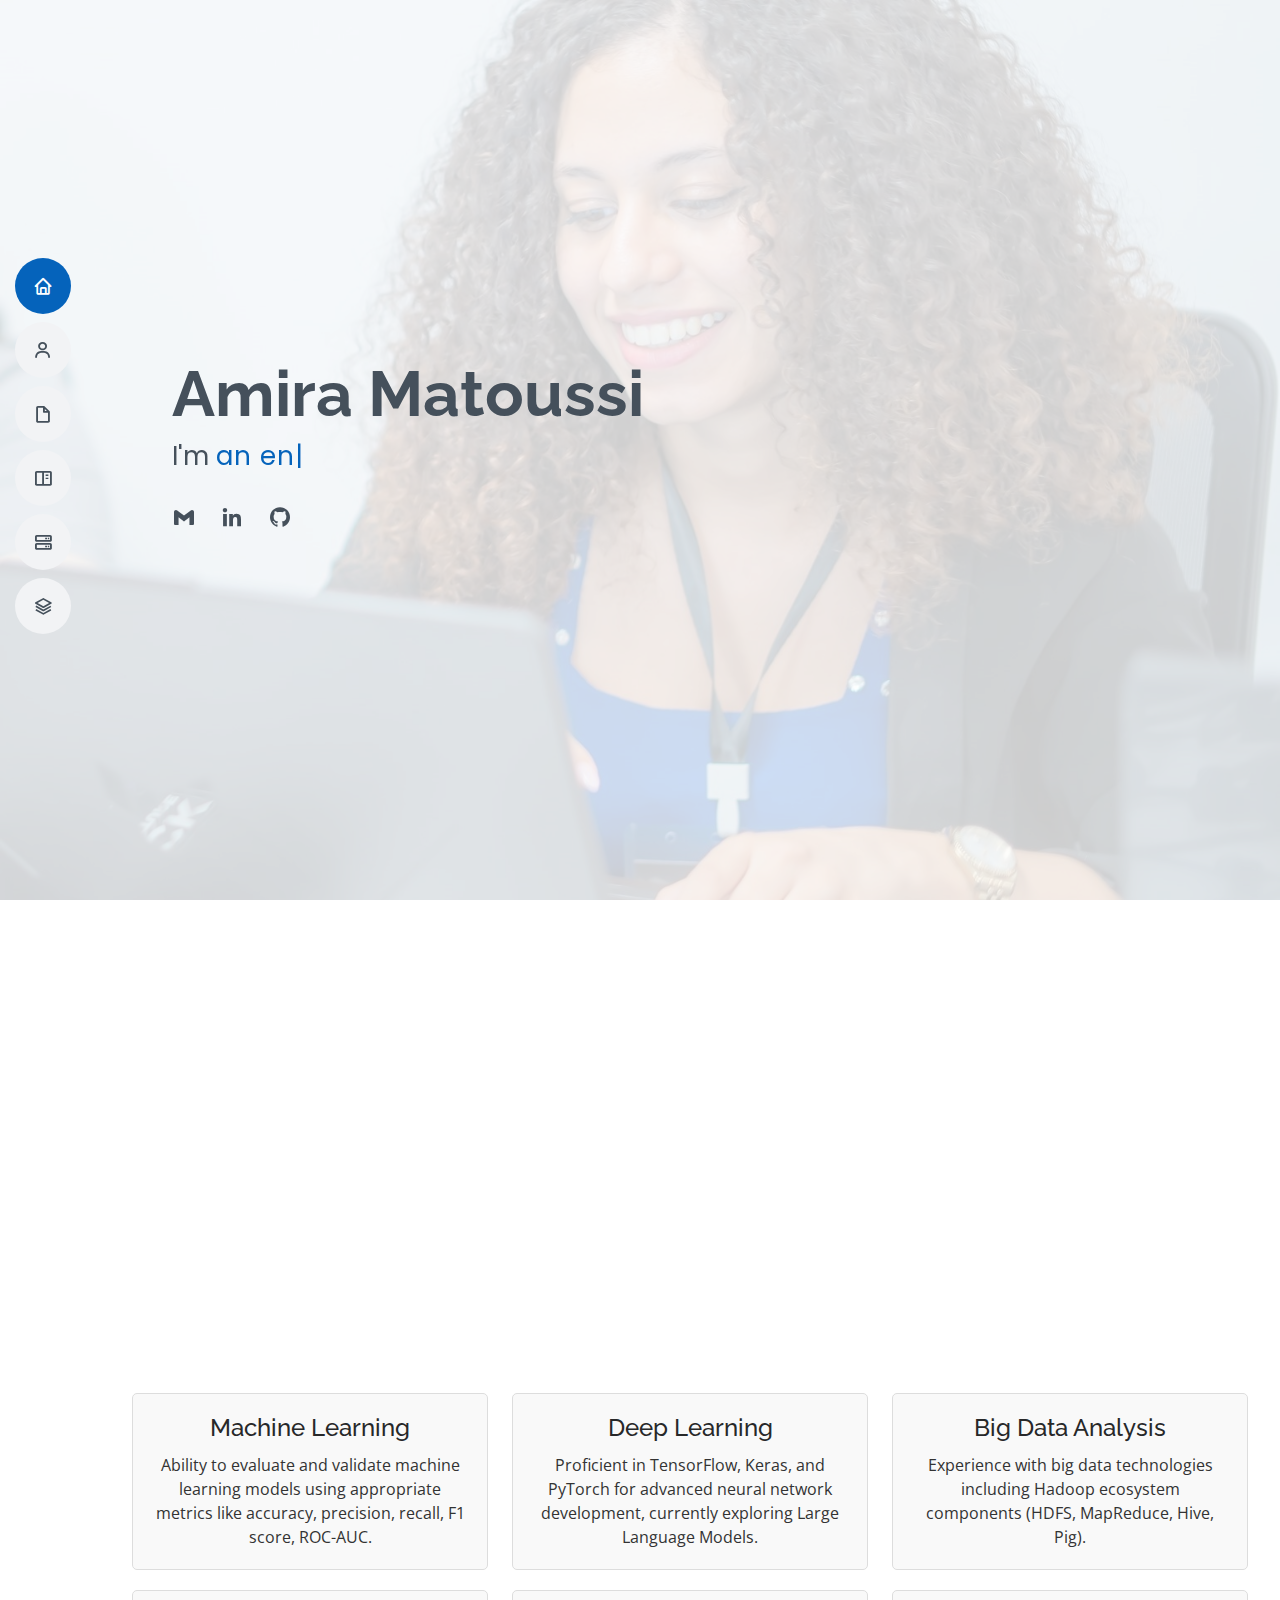
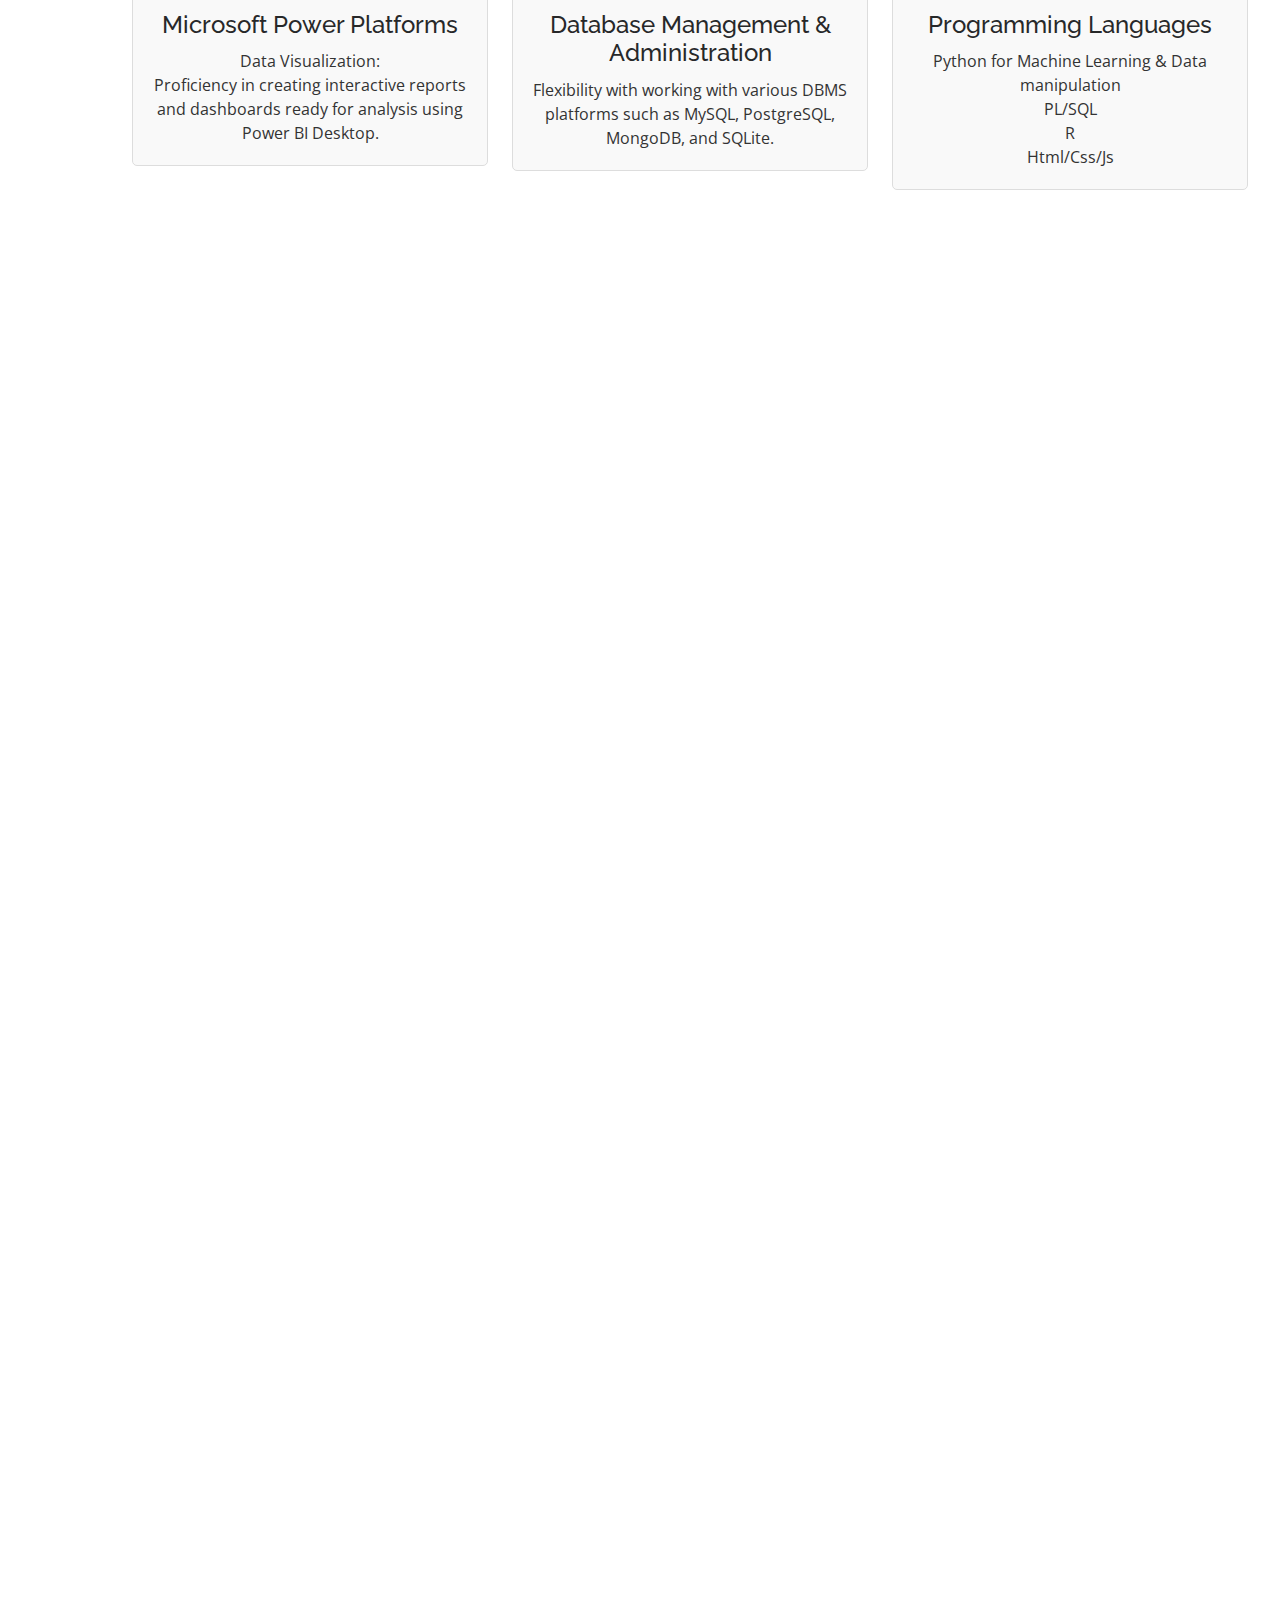
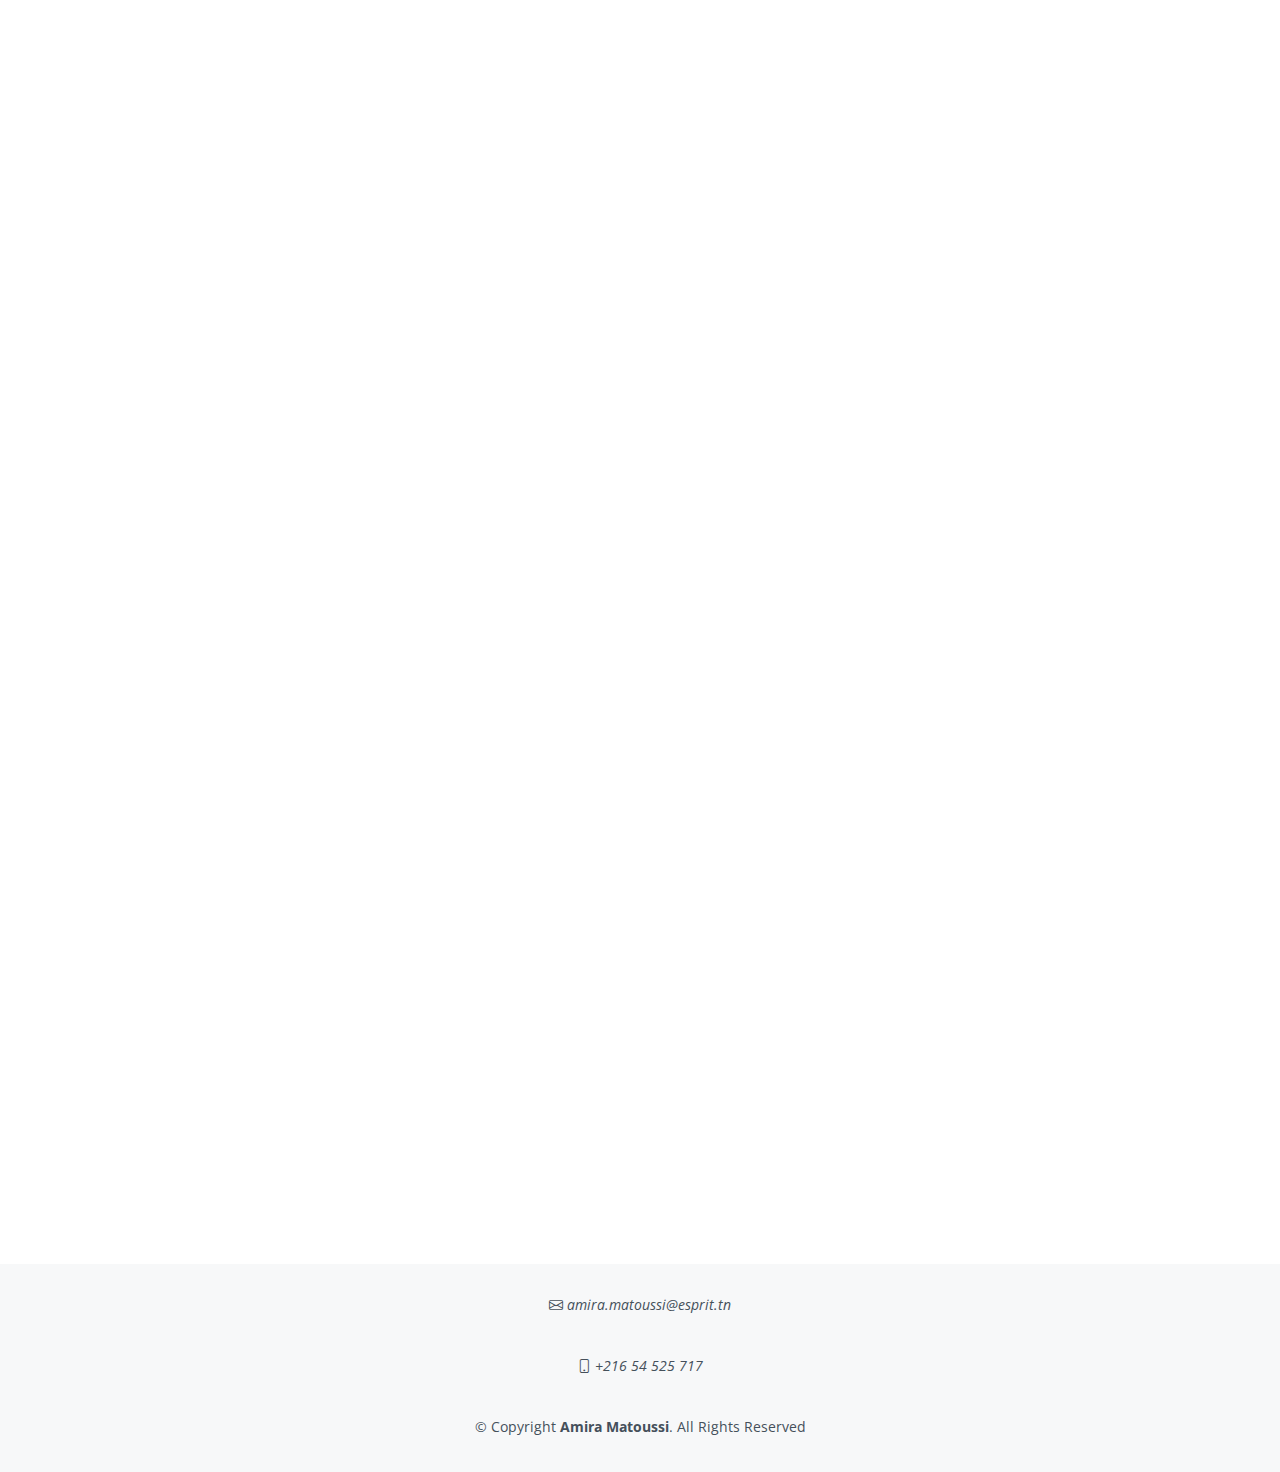
<file: index.html>
<!DOCTYPE html>
<html lang="en">
   <head>
      <meta charset="utf-8">
      <meta content="width=device-width, initial-scale=1.0" name="viewport">
      <title>Matoussi</title>
      <meta content="" name="description">
      <meta content="" name="keywords">
      <!-- Favicons -->
      <link href="assets/img/favicon.png" rel="icon">
      <link href="assets/img/apple-touch-icon.png" rel="apple-touch-icon">
      <!-- Google Fonts -->
      <link href="https://fonts.googleapis.com/css?family=Open+Sans:300,300i,400,400i,600,600i,700,700i|Raleway:300,300i,400,400i,500,500i,600,600i,700,700i|Poppins:300,300i,400,400i,500,500i,600,600i,700,700i" rel="stylesheet">
      <!-- Vendor CSS Files -->
      <link href="assets/vendor/aos/aos.css" rel="stylesheet">
      <link href="assets/vendor/bootstrap/css/bootstrap.min.css" rel="stylesheet">
      <link href="assets/vendor/bootstrap-icons/bootstrap-icons.css" rel="stylesheet">
      <link href="assets/vendor/boxicons/css/boxicons.min.css" rel="stylesheet">
      <link href="assets/vendor/glightbox/css/glightbox.min.css" rel="stylesheet">
      <link href="assets/vendor/swiper/swiper-bundle.min.css" rel="stylesheet">
      <!-- Template Main CSS File -->
      <link href="assets/css/style.css" rel="stylesheet">
      <!-- =======================================================
         ======================================================== -->
   </head>
   <body>
      <!-- ======= Mobile nav toggle button ======= -->
      <!-- <button type="button" class="mobile-nav-toggle d-xl-none"><i class="bi bi-list mobile-nav-toggle"></i></button> -->
      <i class="bi bi-list mobile-nav-toggle d-lg-none"></i>
      <!-- ======= Header ======= -->
      <header id="header" class="d-flex flex-column justify-content-center">
         <nav id="navbar" class="navbar nav-menu">
            <ul>
               <li><a href="#hero" class="nav-link scrollto active"><i class="bx bx-home"></i> <span>Home</span></a></li>
               <li><a href="#about" class="nav-link scrollto"><i class="bx bx-user"></i> <span>About</span></a></li>
               <li><a href="#resume" class="nav-link scrollto"><i class="bx bx-file-blank"></i> <span>Resume</span></a></li>
               <li><a href="#portfolio" class="nav-link scrollto"><i class="bx bx-book-content"></i> <span>Portfolio</span></a></li>
               <li><a href="#services" class="nav-link scrollto"><i class="bx bx-server"></i> <span>Courses & Certificates</span></a></li>
               <li><a href="#contact" class="nav-link scrollto"><i class="bx bx-layer"></i> <span>More</span></a></li>
            </ul>
         </nav>
         <!-- .nav-menu -->
      </header>
      <!-- End Header -->
      <!-- ======= Hero Section ======= -->
      <section id="hero" class="d-flex flex-column justify-content-center">
         <div class="container" data-aos="zoom-in" data-aos-delay="100">
            <h1>Amira Matoussi</h1>
            <p>I'm <span class="typed" data-typed-items="an engineering student,a freelancer,a reader,a life lover"></span></p>
            <div class="social-links">
               <a href="#" class="mail"><i class="bx bxl-gmail"></i></a>
               <a href="https://www.linkedin.com/in/amira-matoussi" class="linkedin"><i class="bx bxl-linkedin"></i></a>
               <a href="https://github.com/Amira-Matoussi" class="github"><i class="bx bxl-github"></i></a>
            </div>
         </div>
      </section>
      <!-- End Hero -->
      <main id="main">
         <!-- ======= About Section ======= -->
         <section id="about" class="about">
            <div class="container" data-aos="fade-up">
               <div class="section-title">
                  <h2>About</h2>
                  <p> I am a dedicated, organized and methodical individual.</p>
                  <p>I identify and develop opportunities. </p>
               </div>
            </div>
         </section>
         <!-- End About Section -->
         <!-- ======= Skills Section ======= -->
         <section id="skills" class="services-mf pt-5 route">
         <div class="container">
         <div class="row">
            <div class="col-sm-12">
               <section id="about" class="about">
                  <div class="container" data-aos="fade-up">
                     <div class="section-title">
                        <h2>Skills</h2>
                     </div>
                  </div>
                  <div class="row">
                     <div class="col-md-4">
                        <div class="card-box">
                           <div class="card-content">
                              <h2 class="card-title">Machine Learning</h2>
                              <p class="card-description text-center">
                                 Ability to evaluate and validate machine learning models using appropriate metrics like accuracy, precision, recall, F1 score, ROC-AUC.
                              </p>
                           </div>
                        </div>
                     </div>
                     <div class="col-md-4">
                        <div class="card-box">
                           <div class="card-content">
                              <h2 class="card-title">Deep Learning</h2>
                              <p class="card-description text-center">
Proficient in TensorFlow, Keras, and PyTorch for advanced neural network development, currently exploring Large Language Models.                      </p>
                           </div>
                        </div>
                     </div>
                     <div class="col-md-4">
                        <div class="card-box">
                           <div class="card-content">
                              <h2 class="card-title">Big Data Analysis</h2>
                              <p class="card-description text-center">
                                 Experience with big data technologies including Hadoop ecosystem components (HDFS, MapReduce, Hive, Pig).
                              </p>
                           </div>
                        </div>
                     </div>
                     <div class="col-md-4">
                        <div class="card-box">
                           <div class="card-content">
                              <h2 class="card-title">Microsoft Power Platforms</h2>
                              <p class="card-description text-center">
                                 Data Visualization: <br>Proficiency in creating interactive reports and dashboards ready for analysis using Power BI Desktop.
                              </p>
                           </div>
                        </div>
                     </div>
                     <div class="col-md-4">
                        <div class="card-box">
                           <div class="card-content">
                              <h2 class="card-title">Database Management &amp Administration</h2>
                              <p class="card-description text-center">
                                 Flexibility with working with various DBMS platforms such as MySQL, PostgreSQL, MongoDB, and SQLite.
                              </p>
                           </div>
                        </div>
                     </div>
                     <div class="col-md-4">
                        <div class="card-box">
                           <div class="service-ico">
                           </div>
                           <div class="card-content">
                              <h2 class="card-title">Programming Languages</h2>
                              <p class="card-description text-center">
                                 Python for Machine Learning & Data manipulation<br>
                              </p>
                              <p class="card-description text-center">
                                 PL/SQL
                              </p>
                              <p class="card-description text-center">
                                 R
                              </p>
                              <p class="card-description text-center">
                                 Html/Css/Js
                              </p>
                           </div>
                        </div>
                     </div>
                  </div>
            </div>
         </div>
         </section><!-- End Services Section -->
         <!-- ======= Resume Section ======= -->
<section id="resume" class="resume">
   <div class="container" data-aos="fade-up">
      <div class="section-title">
         <h2>Resume</h2>
         <p><b>Data science engineering student, enrolled in an international degree program.</b></p>
      </div>
      <div class="row">
         <div class="col-lg-6">
            
            <h3 class="resume-title">Summary</h3>
            <div class="resume-item pb-0">
               <h4>Amira Matoussi</h4>
               <p><em>My main aims are to use my math skills and logical thinking to predict and improve businesses. I'm excited to work on tough projects
                  where I can use both my soft skills and technical abilities as part of a dynamic team.</em>
               </p>
               <ul>
                  <li>Tunis, Tunisia</li>
                  <li>+216 54 525 717</li>
                  <li>amira.matoussi@esprit.tn</li>
               </ul>
            </div>

            
            <h3 class="resume-title">Education</h3>
            <div class="resume-item">
               <h4>Software engineering diploma</h4>
               <h5>2022 - 2025</h5>
               <p><em>Esprit School of Engineering, Tunisia</em></p>
            </div>
            <div class="resume-item">
               <h4>Pre-engineering degree </h4>
               <h5>2020 - 2022</h5>
               <p><em>Preparatory Institute of Engineering Studies of Tunis, Tunisia</em></p>
            </div>
            <div class="resume-item">
               <h4>Experimental Sciences Baccalaureate degree </h4>
               <h5>2019 - 2020</h5>
               <p><em>Tunis, Tunisia</em></p>
            </div>
           
         </div>
         <div class="col-lg-6">
            <h3 class="resume-title">Experience</h3>
            <div class="resume-item">
               <h4>Engineering Intern</h4>
               <h5>June 2023 - July 2023</h5>
               <p><em>Technology Friend, Kingdom of Saudi Arabia</em></p>
               <ul>
                  <li>Collaborated with engineers and project managers to identify performance improvements opportunities</li>
                  <li>Created and configured virtual machines to host Active Directory service </li>
                  <li>Implemented hospital project: installed and configured Microsoft Web Server and SQL Database Server </li>
                  <li>Utilized iperiusbackup.fr and Dropbox for data backup</li>
                  <li>Enabled remote access and collaboration: implemented Remote Desktop Protocol.</li>
                  <li>Deployed web pages</li>
               </ul>
            </div>
            <div class="resume-item">
               <h4>AI Intern</h4>
               <h5>June 2024 - July 2024</h5>
               <p><em>Amaris Consulting, Tunisia</em></p>
               <ul>
                  <li>Worked on developing an insurance chatbot to automate the process of scanning medical care sheets and extracting relevant information.</li>
                  <li>Implemented OCR and image-to-text conversion for digitizing paper documents.</li>
                  <li>Developed a database to store and manage extracted information for administrative use.</li>
               </ul>
            </div>
         </div>
      </div>
   </div>
</section>
<!-- End Resume Section -->
         <!-- ======= Portfolio Section ======= -->
         <section id="portfolio" class="portfolio section-bg">
            <div class="container" data-aos="fade-up">
               <div class="section-title">
                  <h2>Portfolio</h2>
                  <p>Here, you'll discover a variety of projects demonstrating my skills. From user-friendly desktop apps to intelligent models and data projects, all of which can be found on my GitHub.</p>
                  <!--<h4><p><b>Click on cards, Expand for details & Enjoy ! </b></p></h4> -->
               </div>
               <div class="row">
                  <div class="col-lg-12 d-flex justify-content-center" data-aos="fade-up" data-aos-delay="100">
                     <ul id="portfolio-flters">
                        <li data-filter="*" class="filter-active">All</li>
                        <li data-filter=".filter-app">Apps</li>
                        <li data-filter=".filter-card">Models</li>
                        <li data-filter=".filter-web">Projects</li>
                     </ul>
                  </div>
               </div>
               <div class="row portfolio-container" data-aos="fade-up" data-aos-delay="200">
                  <div class="col-lg-4 col-md-6 portfolio-item filter-card">
                     <div class="portfolio-wrap">
                        <img src="assets/img/portfolio/pa2.jpg" class="img-fluid" alt="">
                        <div class="portfolio-info">
                           <h4>Intrusion detection system</h4>
                           <p>Machine Learning Model</p>
                           <div class="portfolio-links">
                            <!--   <a href="assets/img/portfolio/pa2.jpg" data-gallery="portfolioGallery" class="portfolio-lightbox" title="Nids"><i class="bx bx-plus"></i></a> -->
                              <!--  <a href="portfolio-details.html" class="portfolio-details-lightbox" data-glightbox="type: external" title="Portfolio Details"><i class="bx bx-link"></i></a> -->
                           </div>
                        </div>
                     </div>
                  </div>
                  
                  <!--<div class="col-lg-4 col-md-6 portfolio-item filter-web">
                     <div class="portfolio-wrap">
                       <img src="assets/img/portfolio/yolo.png" class="img-fluid" alt="">
                       <div class="portfolio-info">
                         <h4>Mask R-CNN</h4>
                         <p>Object detection</p>
                         <div class="portfolio-links">
                           <a href="assets/img/portfolio/yolo.png" data-gallery="portfolioGallery" class="portfolio-lightbox" title="Vee"><i class="bx bx-plus"></i></a>
                           <a href="portfolio-details - Copy.html" class="portfolio-details-lightbox" data-glightbox="type: external" title="Portfolio Details"><i class="bx bx-link"></i></a>  
                       </div>
                       </div>
                     </div>
                     </div> --> 
                  <div class="col-lg-4 col-md-6 portfolio-item filter-app">
                     <div class="portfolio-wrap">
                        <img src="assets/img/portfolio/po.png" class="img-fluid" alt="">
                        <div class="portfolio-info">
                           <h4>PollEasy</h4>
                           <p> Desktop App </p>
                           <div class="portfolio-links">
                               <!--<a href="assets/img/portfolio/po.png" data-gallery="portfolioGallery" class="portfolio-lightbox" title="PollEasy"><i class="bx bx-plus"></i></a> -->
                              <!--  <a href="portfolio-details.html" class="portfolio-details-lightbox" data-glightbox="type: external" title="Portfolio Details"><i class="bx bx-link"></i></a> -->
                           </div>
                        </div>
                     </div>
                  </div>
                  <div class="col-lg-4 col-md-6 portfolio-item filter-card">
                     <div class="portfolio-wrap">
                        <img src="assets/img/portfolio/sh.jpg" class="img-fluid" alt="">
                        <div class="portfolio-info">
                           <h4>Optimization of e-commerce services</h4>
                           <p>R Model</p>
                           <div class="portfolio-links">
                             <!-- <a href="assets/img/portfolio/sh.jpg" data-gallery="portfolioGallery" class="portfolio-lightbox" title="StatsCommerce"><i class="bx bx-plus"></i></a> -->
                              <!--  <a href="portfolio-details.html" class="portfolio-details-lightbox" data-glightbox="type: external" title="Portfolio Details"><i class="bx bx-link"></i></a> -->
                           </div>
                        </div>
                     </div>
                  </div>

                  <div class="col-lg-4 col-md-6 portfolio-item filter-card">
                     <div class="portfolio-wrap">
                        <img src="assets/img/portfolio/port1.jpg" class="img-fluid" alt="">
                        <div class="portfolio-info">
                           <h4>Object detection in Optical Remote Sensing Images</h4>
                           <p>Deep Learning Model</p>
                           <div class="portfolio-links">
<a href="https://github.com/Amira-Matoussi/MaskRCNN" >
    <i class="bx bx-link"></i>
</a>

                              
                           </div>
                        </div>
                     </div>
                  </div>

                  <div class="col-lg-4 col-md-6 portfolio-item filter-web">
                     <div class="portfolio-wrap">
                        <img src="assets/img/portfolio/pgs.png" class="img-fluid" alt="">
                        <div class="portfolio-info">
                           <h4>Forecasting system for inventory management</h4>
                           <p>Data science project</p>
                         <!--  <div class="portfolio-links">
                              <a href="portfolio-pgs.html" class="portfolio-details-lightbox" data-glightbox="type: external" title="Portfolio Details"><i class="bx bx-link"></i></a> 
                           </div> -->
                        </div>
                     </div>
                  </div>
               </div>
            </div>
         </section>
         <section id="services" class="portfolio section-bg">
            <div class="container" data-aos="fade-up">
               <div class="section-title">
                  <h2>Courses &amp Certificates</h2>
               </div>
               <div class="row portfolio-container" data-aos="fade-up" data-aos-delay="200">
                  <div class="col-lg-4 col-md-6 portfolio-item filter-app">
                     <div class="portfolio-wrap">
                        <img src="assets/img/portfolio/portfolio-0.jpg" class="img-fluid" alt="">
                        <div class="portfolio-info">
                           <h4>IBM</h4>
                           
                        </div>
                     </div>
                  </div>
                  <div class="col-lg-4 col-md-6 portfolio-item filter-app">
                     <div class="portfolio-wrap">
                        <img src="assets/img/portfolio/portfolio-5.jpg" class="img-fluid" alt="">
                        <div class="portfolio-info">
                           <h4>Microsoft</h4>
                        </div>
                     </div>
                  </div>
                  <div class="col-lg-4 col-md-6 portfolio-item filter-app">
                     <div class="portfolio-wrap">
                        <img src="assets/img/portfolio/nvidia.jpg" class="img-fluid" alt="">
                         <div class="portfolio-info">
                           <h4>NVIDIA</h4>
                        </div>
                     </div>
                  </div>
                  <div class="col-lg-4 col-md-6 portfolio-item filter-app">
                     <div class="portfolio-wrap">
                        <img src="assets/img/portfolio/portfolio-4.jpg" class="img-fluid" alt="">
                        <div class="portfolio-info">
                           <h4>Coursera project network</h4>
                        </div>
                     </div>
                  </div>
               
                  <div class="col-lg-4 col-md-6 portfolio-item filter-app">
                     <div class="portfolio-wrap">
                        <img src="assets/img/portfolio/portfolio-1.jpg" class="img-fluid" alt="">
                        <div class="portfolio-info">
                           <h4>Coursera project network</h4>
                        </div>
                     </div>
                  </div>
                  <div class="col-lg-4 col-md-6 portfolio-item filter-app">
                     <div class="portfolio-wrap">
                        <img src="assets/img/portfolio/Amira Matoussi.png" class="img-fluid" alt="">
                        <div class="portfolio-info">
                           <h4>DeepLearning.AI</h4>
                        </div>
                     </div>
                  </div>
                  <div class="col-lg-4 col-md-6 portfolio-item filter-app">
                     <div class="portfolio-wrap">
                        <img src="assets/img/portfolio/portfolio-2.jpg" class="img-fluid" alt="">
                        <div class="portfolio-info">
                           <h4>Google</h4>
                        </div>
                     </div>
                  </div>
               </div>
            </div>
         </section>

         <section id="services" class="portfolio section-bg">
            <div class="container" data-aos="fade-up">
               <div class="section-title">
                  <h2>Badges</h2>
               </div>

               <div class="row portfolio-container" data-aos="fade-up" data-aos-delay="200">

                  <div class="col-lg-4 col-md-6 portfolio-item filter-app">
                     <div class="portfolio-wrap">
                        <img src="assets/img/portfolio/CCNAITN__1_.jpg" class="img-fluid" alt="CCNA Image" style="object-fit: cover; width: 100%; height: auto;">
                        <div class="portfolio-info">
                           <h4>CCNA</h4>
                           <div class="portfolio-links">
                              <a href="https://www.credly.com/badges/ad14a425-ab0b-41c9-bb24-b68deae706f2/public_url">
                                 <i class="bx bx-link"></i>
                              </a>
                           </div>
                        </div>
                     </div>
                  </div>
               
                  <div class="col-lg-4 col-md-6 portfolio-item filter-app">
                     <div class="portfolio-wrap">
                        <img src="assets/img/portfolio/english_for_it.png" class="img-fluid" alt="Microsoft Image" style="object-fit: cover; width: 100%; height: auto;">
                        <div class="portfolio-info">
                           <h4>English For IT 1</h4>
                           <div class="portfolio-links">
                              <a href="https://www.credly.com/badges/285d0697-d9b7-4924-a9cd-ecaaa742c411/public_url">
                                 <i class="bx bx-link"></i>
                              </a>
                           </div>
                        </div>
                     </div>
                  </div>

                  <div class="col-lg-4 col-md-6 portfolio-item filter-app">
                     <div class="portfolio-wrap">
                        <img src="assets/img/portfolio/english2.png" class="img-fluid" alt="Microsoft Image" style="object-fit: cover; width: 100%; height: auto;">
                        <div class="portfolio-info">
                           <h4>English For IT 2</h4>
                           <div class="portfolio-links">
                              <a href="https://www.credly.com/badges/66239812-5175-491e-9aaa-2d93de214f37/public_url">
                                 <i class="bx bx-link"></i>
                              </a>
                           </div>
                        </div>
                     </div>
                  </div>
               
                  <div class="col-lg-4 col-md-6 portfolio-item filter-app">
                     <div class="portfolio-wrap">
                        <img src="assets/img/portfolio/cyber.png" class="img-fluid" alt="NVIDIA Image" style="object-fit: cover; width: 100%; height: auto;">
                        <div class="portfolio-info">
                           <h4>Introduction to cybersecurity</h4>
                           <div class="portfolio-links">
                              <a href="https://www.credly.com/badges/d2b1c014-1a1d-410d-b9ba-9bd893371f4b/public_url">
                                 <i class="bx bx-link"></i>
                              </a>
                           </div>
                        </div>
                     </div>
                  </div>
               
               
                  <div class="col-lg-4 col-md-6 portfolio-item filter-app">
                     <div class="portfolio-wrap">
                        <img src="assets/img/portfolio/network_support.png" class="img-fluid" alt="NVIDIA Image" style="object-fit: cover; width: 100%; height: auto;">
                        <div class="portfolio-info">
                           <h4>Network Support and Security </h4>
                           <div class="portfolio-links">
                              <a href="https://www.credly.com/badges/af719088-a083-48fc-b628-914eac5fd26c/public_url">
                                 <i class="bx bx-link"></i>
                              </a>
                           </div>
                        </div>
                     </div>
                  </div>
               



                  <div class="col-lg-4 col-md-6 portfolio-item filter-app">
                     <div class="portfolio-wrap">
                        <img src="assets/img/portfolio/computer_hardware.png" class="img-fluid" alt="CCNA Image" style="object-fit: cover; width: 100%; height: auto;">
                        <div class="portfolio-info">
                           <h4>Computer Hardware Basics</h4>
                           <div class="portfolio-links">
                              <a href="https://www.credly.com/badges/1db64d72-4fb3-42ef-8dc5-e83160669850/public_url">
                                 <i class="bx bx-link"></i>
                              </a>
                           </div>
                        </div>
                     </div>
                  </div>
                  
               
                  
                  
               </div>
            </div>
         </section>



         <section id="contact" class="portfolio section-bg">
            <div class="container" data-aos="fade-up">
               <div class="section-title">
                  <h2>Extracurricular activity</h2>
               </div>
         
               <style>
                  .portfolio-item .portfolio-wrap img {
                     width: 100%;
                     height: 300px; /* Adjust the height as needed */
                     object-fit: cover;
                  }
               </style>
         
               <div class="row portfolio-container" data-aos="fade-up" data-aos-delay="200">
                  <div class="col-lg-4 col-md-6 portfolio-item filter-app">
                     <div class="portfolio-wrap">
                        <img src="assets/img/portfolio/hte.jpg" class="img-fluid" alt="">
                        <div class="portfolio-info">
                           <h4>GDSC - Hack 2² Escape </h4>
                           <div class="portfolio-links">
                              <a href="portfolio-gdsc.html" class="portfolio-details-lightbox" data-glightbox="type: external" title="Portfolio Details"><i class="bx bx-link"></i></a> 
                           </div>
                        </div>
                     </div>
                  </div>
         
                  <div class="col-lg-4 col-md-6 portfolio-item filter-app">
                     <div class="portfolio-wrap">
                        <img src="assets/img/portfolio/iom2.png" class="img-fluid" alt="">
                        <div class="portfolio-info">
                           <h4>Amideast - Diplomatic Simulation Series </h4>
                           <div class="portfolio-links">
                              <a href="portfolio-amideast.html" class="portfolio-details-lightbox" data-glightbox="type: external" title="Portfolio Details"><i class="bx bx-link"></i></a> 
                           </div>
                        </div>
                     </div>
                  </div>
         
                  <div class="col-lg-4 col-md-6 portfolio-item filter-app">
                     <div class="portfolio-wrap">
                        <img src="assets/img/portfolio/hack_team.jpg" class="img-fluid" alt="">
                        <div class="portfolio-info">
                           <h4>GOMYCODE - Hack for Future </h4>
                           <div class="portfolio-links">
                              <a href="portfolio-gomycode.html" class="portfolio-details-lightbox" data-glightbox="type: external" title="Portfolio Details"><i class="bx bx-link"></i></a> 
                           </div>
                        </div>
                     </div>
                  </div>
         
                  <div class="col-lg-4 col-md-6 portfolio-item filter-app">
                     <div class="portfolio-wrap">
                        <img src="assets/img/portfolio/preparini.png" class="img-fluid" alt="">
                        <div class="portfolio-info">
                           <h4>Préparini webinar </h4>
                           <div class="portfolio-links">
                              <a href="portfolio-prepa.html" class="portfolio-details-lightbox" data-glightbox="type: external" title="Portfolio Details"><i class="bx bx-link"></i></a> 
                           </div>
                        </div>
                     </div>
                  </div>

                  <div class="col-lg-4 col-md-6 portfolio-item filter-app">
                     <div class="portfolio-wrap">
                        <img src="assets/img/portfolio/dauphine.jpeg" class="img-fluid" alt="">
                        <div class="portfolio-info">
                           <h4>Paris Dauphine - Hack for Care and Culture with AI </h4>
                           <div class="portfolio-links">
                              <a href="portfolio-dauphine.html" class="portfolio-details-lightbox" data-glightbox="type: external" title="Portfolio Details"><i class="bx bx-link"></i></a> 
                           </div>
                        </div>
                     </div>
                  </div>

               </div>
            </div>
         </section>
         

         <!--



         <section id="contact" class="portfolio section-bg">
            <div class="container" data-aos="fade-up">
               <div class="section-title">
                  <h2>Blog</h2>
               </div>
         
               <style>
                  .portfolio-item .portfolio-wrap img {
                     width: 100%;
                     height: 300px; /* Adjust the height as needed */
                     object-fit: cover;
                  }
               </style>
         
         
         <div class="row portfolio-container" data-aos="fade-up" data-aos-delay="200">

                  <div class="col-lg-4 col-md-6 portfolio-item filter-app">
                     <div class="portfolio-wrap">
                        <img src="assets/img/portfolio/deep_learning.png" class="img-fluid" alt="">
                        <div class="portfolio-info">
                           <h4>Deep learning notes</h4>
                           <div >
                              <a href="https://dune-rose-456.notion.site/deep-learning-5ba969c5f1254e668b25c80e21b04dba"  target="_blank"><i class="bx bx-link"></i></a>
                           </div>
                        </div>
                     </div>
                  </div>

                  <div class="col-lg-4 col-md-6 portfolio-item filter-app">
                     <div class="portfolio-wrap">
                        <img src="assets/img/portfolio/github.png" class="img-fluid" alt="">
                        <div class="portfolio-info">
                           <h4>Github notes</h4>
                           <div >
                              <a href="https://dune-rose-456.notion.site/Git-Github-09c7173c030b4980bc971e5d1e4185a9?pvs=4"  target="_blank"><i class="bx bx-link"></i></a>
                           </div>
                        </div>
                     </div>
                  </div>

               </div>
            </div>
         </section>






         <!-- ======= Testimonials Section ======= -->
         <section id="testimonials" class="testimonials section-bg">
            <div class="container" data-aos="fade-up">
               <div class="section-title">
                  <h2>Testimonials</h2>
               </div>
               <div class="testimonials-slider swiper" data-aos="fade-up" data-aos-delay="100">
                  <div class="swiper-wrapper">
                     <div class="swiper-slide">
                        
                        <div class="testimonial-item">
                           <img src="assets/img/testimonials/testimonials-1.jpg" class="testimonial-img" alt="">
                           <h3>Ines Slimen</h3>
                           <h4>Engineer &amp; Professor</h4>
                           <p><i class="bx bxs-quote-alt-left quote-icon-left"></i>
                              She approaches challenges with a resilient mindset and a relentless pursuit of excellence, which has enabled her to stand out among her peers. <i class="bx bxs-quote-alt-right quote-icon-right"></i>
                           </p>
                        </div>
                     </div>
                        <!-- End testimonial item --> 
                   <div class="swiper-slide">

                        <div class="testimonial-item">
                           <img src="assets/img/testimonials/testimonials-2.jpg" class="testimonial-img" alt="">
                           <h3>Mohamed Hamdi Ouardi</h3>
                           <h4>CyberSecurity Engineer &amp; Instructor</h4>
                           <p><i class="bx bxs-quote-alt-left quote-icon-left"></i>
                              The motivated students just give me a super vibes of optimism about the destiny of cybersecuty and the field generally, thanks Google Developer Student Club - Esprit University. <i class="bx bxs-quote-alt-right quote-icon-right"></i>
                           </p>
                        </div> </div>

                     </div>
                  </div>
                  <div class="swiper-pagination"></div>
               </div>
            </div>
         </section>
         <!-- End Testimonials Section -->
      </main>
      <!-- End #main -->
      <!-- ======= Footer ======= -->
      <footer id="footer">
         <div class="container">
            <!--<div class="social-links">
               <a href="#" class="facebook"><i class="bx bxl-facebook"></i></a>
               <a href="#" class="instagram"><i class="bx bxl-instagram"></i></a>
               <a href="#" class="linkedin"><i class="bx bxl-linkedin"></i></a>
               </div>-->
            <div class="contact-info">
               <p><i class="bi bi-envelope"></i> amira.matoussi@esprit.tn</p>
               <p><i class="bi bi-phone"></i> +216 54 525 717</p>
            </div>
            <div class="copyright">
               &copy; Copyright <strong><span>Amira Matoussi</span></strong>. All Rights Reserved
            </div>
         </div>
      </footer>
      <!-- End Footer -->
      <div id="preloader"></div>
      <a href="#" class="back-to-top d-flex align-items-center justify-content-center"><i class="bi bi-arrow-up-short"></i></a>
      <!-- Vendor JS Files -->
      <script src="assets/vendor/purecounter/purecounter_vanilla.js"></script>
      <script src="assets/vendor/aos/aos.js"></script>
      <script src="assets/vendor/bootstrap/js/bootstrap.bundle.min.js"></script>
      <script src="assets/vendor/glightbox/js/glightbox.min.js"></script>
      <script src="assets/vendor/isotope-layout/isotope.pkgd.min.js"></script>
      <script src="assets/vendor/swiper/swiper-bundle.min.js"></script>
      <script src="assets/vendor/typed.js/typed.umd.js"></script>
      <script src="assets/vendor/waypoints/noframework.waypoints.js"></script>
      <script src="assets/vendor/php-email-form/validate.js"></script>
      <!-- Template Main JS File -->
      <script src="assets/js/main.js"></script>
   </body>
</html>
</file>
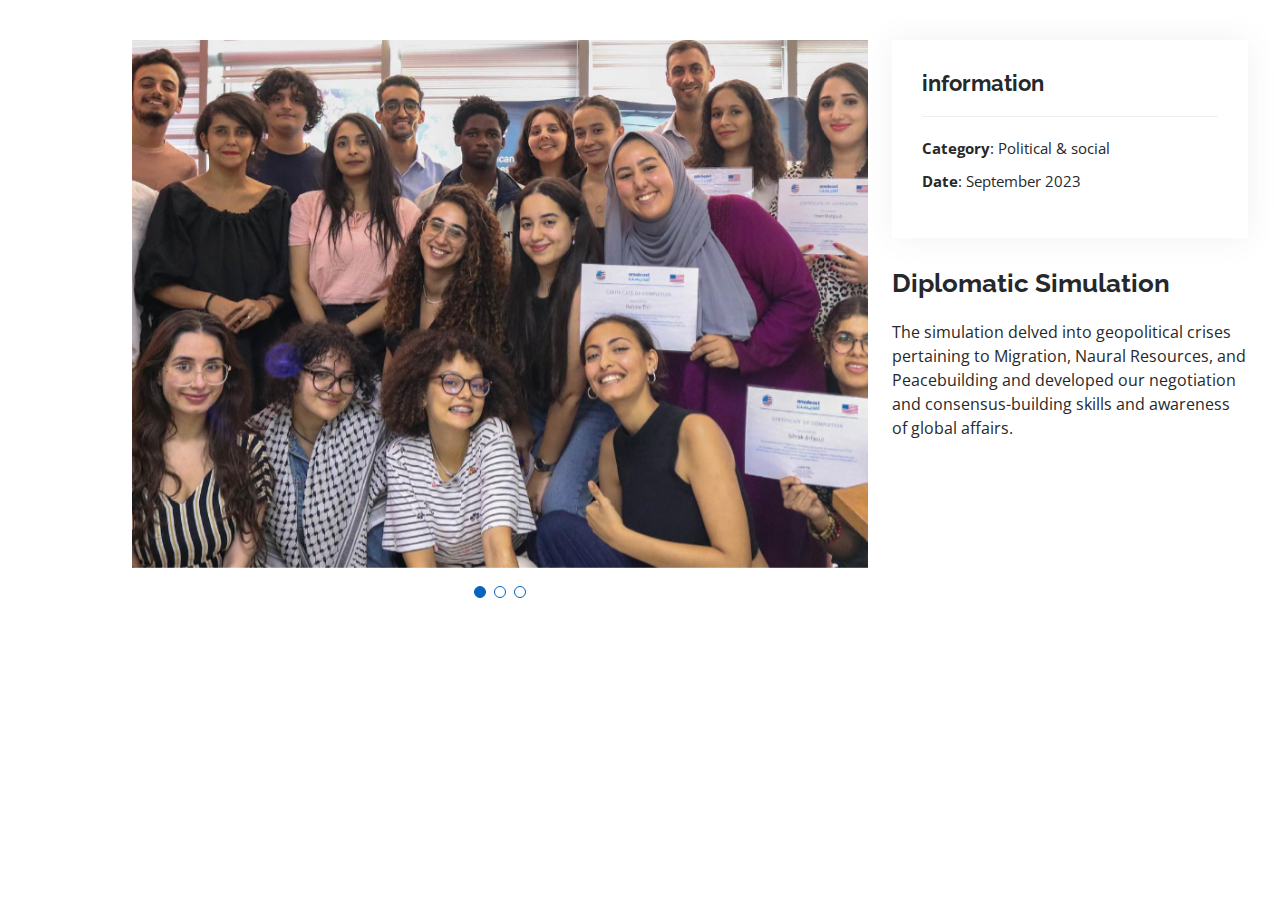
<file: portfolio-amideast.html>
<!DOCTYPE html>
<html lang="en">

<head>
  <meta charset="utf-8">
  <meta content="width=device-width, initial-scale=1.0" name="viewport">

  <title>Portfolio Details - Personal Bootstrap Template</title>
  <meta content="" name="description">
  <meta content="" name="keywords">

  <!-- Favicons -->
  <link href="assets/img/favicon.png" rel="icon">
  <link href="assets/img/apple-touch-icon.png" rel="apple-touch-icon">

  <!-- Google Fonts -->
  <link href="https://fonts.googleapis.com/css?family=Open+Sans:300,300i,400,400i,600,600i,700,700i|Raleway:300,300i,400,400i,500,500i,600,600i,700,700i|Poppins:300,300i,400,400i,500,500i,600,600i,700,700i" rel="stylesheet">

  <!-- Vendor CSS Files -->
  <link href="assets/vendor/aos/aos.css" rel="stylesheet">
  <link href="assets/vendor/bootstrap/css/bootstrap.min.css" rel="stylesheet">
  <link href="assets/vendor/bootstrap-icons/bootstrap-icons.css" rel="stylesheet">
  <link href="assets/vendor/boxicons/css/boxicons.min.css" rel="stylesheet">
  <link href="assets/vendor/glightbox/css/glightbox.min.css" rel="stylesheet">
  <link href="assets/vendor/swiper/swiper-bundle.min.css" rel="stylesheet">

  <!-- Template Main CSS File -->
  <link href="assets/css/style.css" rel="stylesheet">

  <!-- =======================================================
  * Template Name: MyResume
  * Template URL: https://bootstrapmade.com/free-html-bootstrap-template-my-resume/
  * Updated: Mar 17 2024 with Bootstrap v5.3.3
  * Author: BootstrapMade.com
  * License: https://bootstrapmade.com/license/
  ======================================================== -->
</head>

<body>

  <main id="main">

    <!-- ======= Portfolio Details Section ======= -->
    <section id="portfolio-details" class="portfolio-details">
      <div class="container">

        <div class="row gy-4">

          <div class="col-lg-8">
            <div class="portfolio-details-slider swiper">
              <div class="swiper-wrapper align-items-center">

                

                <div class="swiper-slide">
                  <img src="assets/img/portfolio/iom2.png" alt="">
                </div>
                <div class="swiper-slide">
                  <img src="assets/img/portfolio/amideast.jpeg" alt="">
                </div>

                <div class="swiper-slide">
                  <img src="assets/img/portfolio/iom3.jpg" alt="">
                </div>

              </div>
              <div class="swiper-pagination"></div>
            </div>
          </div>

          <div class="col-lg-4">
            <div class="portfolio-info">
              <h3>information</h3>
              <ul>
                <li><strong>Category</strong>: Political & social </li>
                <li><strong>Date</strong>: September 2023</li>
                <!--<li><strong>Project URL</strong>: <a href="#">www.P.com</a></li> -->
              </ul>
            </div>
            <div class="portfolio-description">
              <h2>Diplomatic Simulation</h2>
              <p>
                The simulation delved into geopolitical crises pertaining to Migration, Naural Resources, and Peacebuilding and developed our negotiation and consensus-building skills and awareness of global affairs.
        </p>
              </div>
          </div>

        </div>

      </div>
    </section><!-- End Portfolio Details Section -->

  </main><!-- End #main -->

  <div id="preloader"></div>
  <a href="#" class="back-to-top d-flex align-items-center justify-content-center"><i class="bi bi-arrow-up-short"></i></a>

  <!-- Vendor JS Files -->
  <script src="assets/vendor/purecounter/purecounter_vanilla.js"></script>
  <script src="assets/vendor/aos/aos.js"></script>
  <script src="assets/vendor/bootstrap/js/bootstrap.bundle.min.js"></script>
  <script src="assets/vendor/glightbox/js/glightbox.min.js"></script>
  <script src="assets/vendor/isotope-layout/isotope.pkgd.min.js"></script>
  <script src="assets/vendor/swiper/swiper-bundle.min.js"></script>
  <script src="assets/vendor/typed.js/typed.umd.js"></script>
  <script src="assets/vendor/waypoints/noframework.waypoints.js"></script>
  <script src="assets/vendor/php-email-form/validate.js"></script>

  <!-- Template Main JS File -->
  <script src="assets/js/main.js"></script>

</body>

</html>
</file>
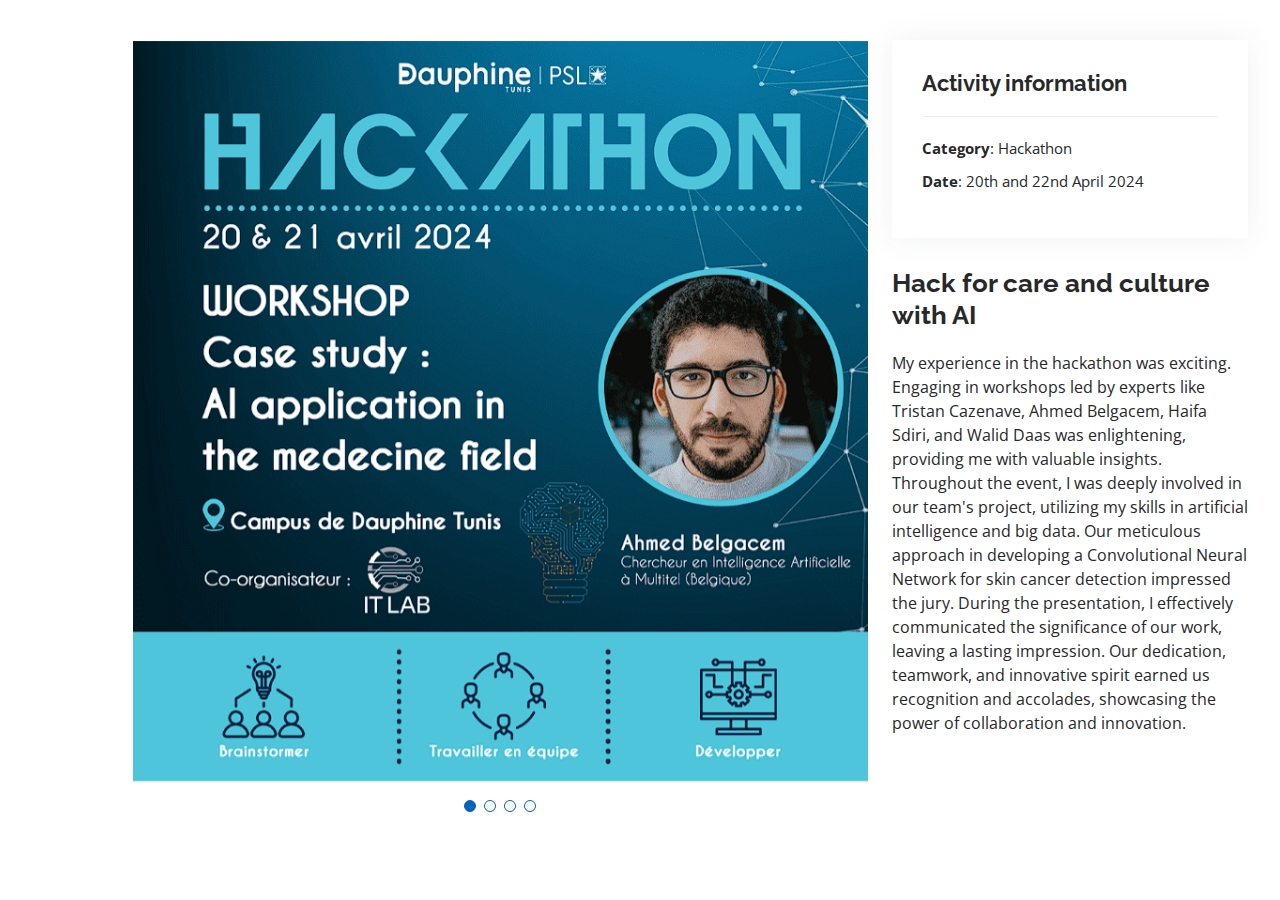
<file: portfolio-dauphine.html>
<!DOCTYPE html>
<html lang="en">

<head>
  <meta charset="utf-8">
  <meta content="width=device-width, initial-scale=1.0" name="viewport">

  <title>Portfolio Details - Personal Bootstrap Template</title>
  <meta content="" name="description">
  <meta content="" name="keywords">

  <!-- Favicons -->
  <link href="assets/img/favicon.png" rel="icon">
  <link href="assets/img/apple-touch-icon.png" rel="apple-touch-icon">

  <!-- Google Fonts -->
  <link href="https://fonts.googleapis.com/css?family=Open+Sans:300,300i,400,400i,600,600i,700,700i|Raleway:300,300i,400,400i,500,500i,600,600i,700,700i|Poppins:300,300i,400,400i,500,500i,600,600i,700,700i" rel="stylesheet">

  <!-- Vendor CSS Files -->
  <link href="assets/vendor/aos/aos.css" rel="stylesheet">
  <link href="assets/vendor/bootstrap/css/bootstrap.min.css" rel="stylesheet">
  <link href="assets/vendor/bootstrap-icons/bootstrap-icons.css" rel="stylesheet">
  <link href="assets/vendor/boxicons/css/boxicons.min.css" rel="stylesheet">
  <link href="assets/vendor/glightbox/css/glightbox.min.css" rel="stylesheet">
  <link href="assets/vendor/swiper/swiper-bundle.min.css" rel="stylesheet">

  <!-- Template Main CSS File -->
  <link href="assets/css/style.css" rel="stylesheet">

  <!-- =======================================================
  * Template Name: MyResume
  * Template URL: https://bootstrapmade.com/free-html-bootstrap-template-my-resume/
  * Updated: Mar 17 2024 with Bootstrap v5.3.3
  * Author: BootstrapMade.com
  * License: https://bootstrapmade.com/license/
  ======================================================== -->
</head>

<body>

  <main id="main">

    <!-- ======= Portfolio Details Section ======= -->
    <section id="portfolio-details" class="portfolio-details">
      <div class="container">

        <div class="row gy-4">

          <div class="col-lg-8">
            <div class="portfolio-details-slider swiper">
              <div class="swiper-wrapper align-items-center">

          

                <div class="swiper-slide">
                  <img src="assets/img/portfolio/1.png" alt="">
                </div>

                <div class="swiper-slide">
                  <img src="assets/img/portfolio/2.png" alt="">
                </div>

                <div class="swiper-slide">
                  <img src="assets/img/portfolio/3.png" alt="">
                </div>
                <div class="swiper-slide">
                  <img src="assets/img/portfolio/4.png" alt="">
                </div>

              </div>
              <div class="swiper-pagination"></div>
            </div>
          </div>

          <div class="col-lg-4">
            <div class="portfolio-info">
              <h3>Activity information</h3>
              <ul>
                <li><strong>Category</strong>: Hackathon </li>
                <li><strong>Date</strong>: 20th and 22nd April 2024</li>
                <!--<li><strong>Project URL</strong>: <a href="#">www.P.com</a></li> -->
              </ul>
            </div>
            <div class="portfolio-description">
              <h2>Hack for care and culture with AI </h2>
              <p>
                My experience in the hackathon was exciting. Engaging in workshops led by experts like Tristan Cazenave, Ahmed Belgacem, Haifa Sdiri, and Walid Daas was enlightening, providing me with valuable insights.

                Throughout the event, I was deeply involved in our team's project, utilizing my skills in artificial intelligence and big data. Our meticulous approach in developing a Convolutional Neural Network for skin cancer detection impressed the jury.
                
                During the presentation, I effectively communicated the significance of our work, leaving a lasting impression. Our dedication, teamwork, and innovative spirit earned us recognition and accolades, showcasing the power of collaboration and innovation.              </p>            
             </div>
          </div>

        </div>

      </div>
    </section><!-- End Portfolio Details Section -->

  </main><!-- End #main -->

  <div id="preloader"></div>
  <a href="#" class="back-to-top d-flex align-items-center justify-content-center"><i class="bi bi-arrow-up-short"></i></a>

  <!-- Vendor JS Files -->
  <script src="assets/vendor/purecounter/purecounter_vanilla.js"></script>
  <script src="assets/vendor/aos/aos.js"></script>
  <script src="assets/vendor/bootstrap/js/bootstrap.bundle.min.js"></script>
  <script src="assets/vendor/glightbox/js/glightbox.min.js"></script>
  <script src="assets/vendor/isotope-layout/isotope.pkgd.min.js"></script>
  <script src="assets/vendor/swiper/swiper-bundle.min.js"></script>
  <script src="assets/vendor/typed.js/typed.umd.js"></script>
  <script src="assets/vendor/waypoints/noframework.waypoints.js"></script>
  <script src="assets/vendor/php-email-form/validate.js"></script>

  <!-- Template Main JS File -->
  <script src="assets/js/main.js"></script>

</body>

</html>
</file>
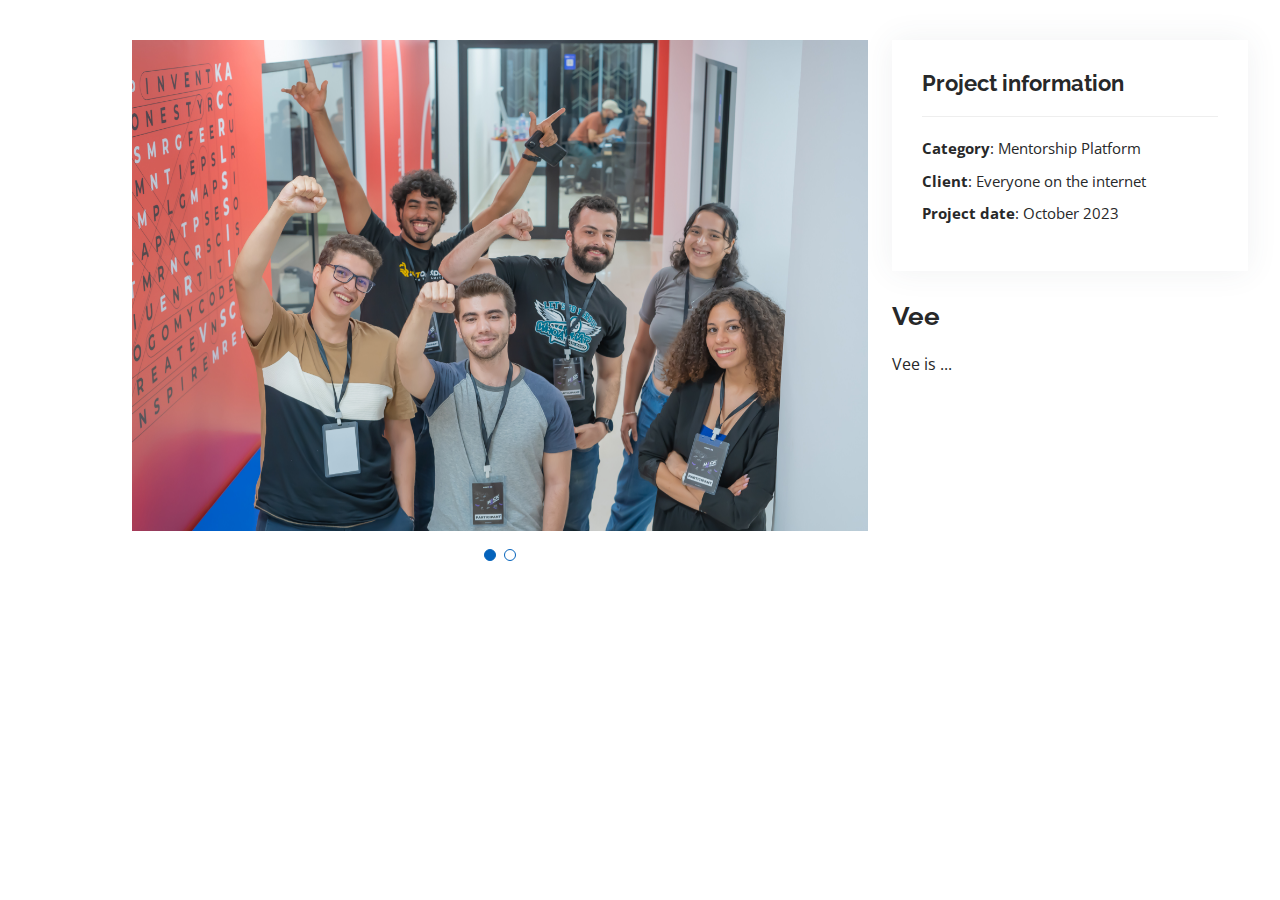
<file: portfolio-details - Copy.html>
<!DOCTYPE html>
<html lang="en">

<head>
  <meta charset="utf-8">
  <meta content="width=device-width, initial-scale=1.0" name="viewport">

  <title>Portfolio Details - Personal Bootstrap Template</title>
  <meta content="" name="description">
  <meta content="" name="keywords">

  <!-- Favicons -->
  <link href="assets/img/favicon.png" rel="icon">
  <link href="assets/img/apple-touch-icon.png" rel="apple-touch-icon">

  <!-- Google Fonts -->
  <link href="https://fonts.googleapis.com/css?family=Open+Sans:300,300i,400,400i,600,600i,700,700i|Raleway:300,300i,400,400i,500,500i,600,600i,700,700i|Poppins:300,300i,400,400i,500,500i,600,600i,700,700i" rel="stylesheet">

  <!-- Vendor CSS Files -->
  <link href="assets/vendor/aos/aos.css" rel="stylesheet">
  <link href="assets/vendor/bootstrap/css/bootstrap.min.css" rel="stylesheet">
  <link href="assets/vendor/bootstrap-icons/bootstrap-icons.css" rel="stylesheet">
  <link href="assets/vendor/boxicons/css/boxicons.min.css" rel="stylesheet">
  <link href="assets/vendor/glightbox/css/glightbox.min.css" rel="stylesheet">
  <link href="assets/vendor/swiper/swiper-bundle.min.css" rel="stylesheet">

  <!-- Template Main CSS File -->
  <link href="assets/css/style.css" rel="stylesheet">

  <!-- =======================================================
  * Template Name: MyResume
  * Template URL: https://bootstrapmade.com/free-html-bootstrap-template-my-resume/
  * Updated: Mar 17 2024 with Bootstrap v5.3.3
  * Author: BootstrapMade.com
  * License: https://bootstrapmade.com/license/
  ======================================================== -->
</head>

<body>

  <main id="main">

    <!-- ======= Portfolio Details Section ======= -->
    <section id="portfolio-details" class="portfolio-details">
      <div class="container">

        <div class="row gy-4">

          <div class="col-lg-8">
            <div class="portfolio-details-slider swiper">
              <div class="swiper-wrapper align-items-center">
                <div class="swiper-slide">
                  <img src="assets/img/portfolio/hack_team.jpg" alt="">
                </div>

                <div class="swiper-slide">
                  <img src="assets/img/portfolio/hte1.png" alt="">
                </div>
              </div>
              <div class="swiper-pagination"></div>
            </div>
          </div>

          <div class="col-lg-4">
            <div class="portfolio-info">
              <h3>Project information</h3>
              <ul>
                <li><strong>Category</strong>: Mentorship Platform</li>
                <li><strong>Client</strong>: Everyone on the internet</li>
                <li><strong>Project date</strong>: October 2023</li>
                <!--<li><strong>Project URL</strong>: <a href="#">www.P.com</a></li> -->
              </ul>
            </div>
            <div class="portfolio-description">
              <h2>Vee</h2>
              <p>
Vee is ...            </div>
          </div>

        </div>

      </div>
    </section><!-- End Portfolio Details Section -->

  </main><!-- End #main -->

  <div id="preloader"></div>
  <a href="#" class="back-to-top d-flex align-items-center justify-content-center"><i class="bi bi-arrow-up-short"></i></a>

  <!-- Vendor JS Files -->
  <script src="assets/vendor/purecounter/purecounter_vanilla.js"></script>
  <script src="assets/vendor/aos/aos.js"></script>
  <script src="assets/vendor/bootstrap/js/bootstrap.bundle.min.js"></script>
  <script src="assets/vendor/glightbox/js/glightbox.min.js"></script>
  <script src="assets/vendor/isotope-layout/isotope.pkgd.min.js"></script>
  <script src="assets/vendor/swiper/swiper-bundle.min.js"></script>
  <script src="assets/vendor/typed.js/typed.umd.js"></script>
  <script src="assets/vendor/waypoints/noframework.waypoints.js"></script>
  <script src="assets/vendor/php-email-form/validate.js"></script>

  <!-- Template Main JS File -->
  <script src="assets/js/main.js"></script>

</body>

</html>
</file>
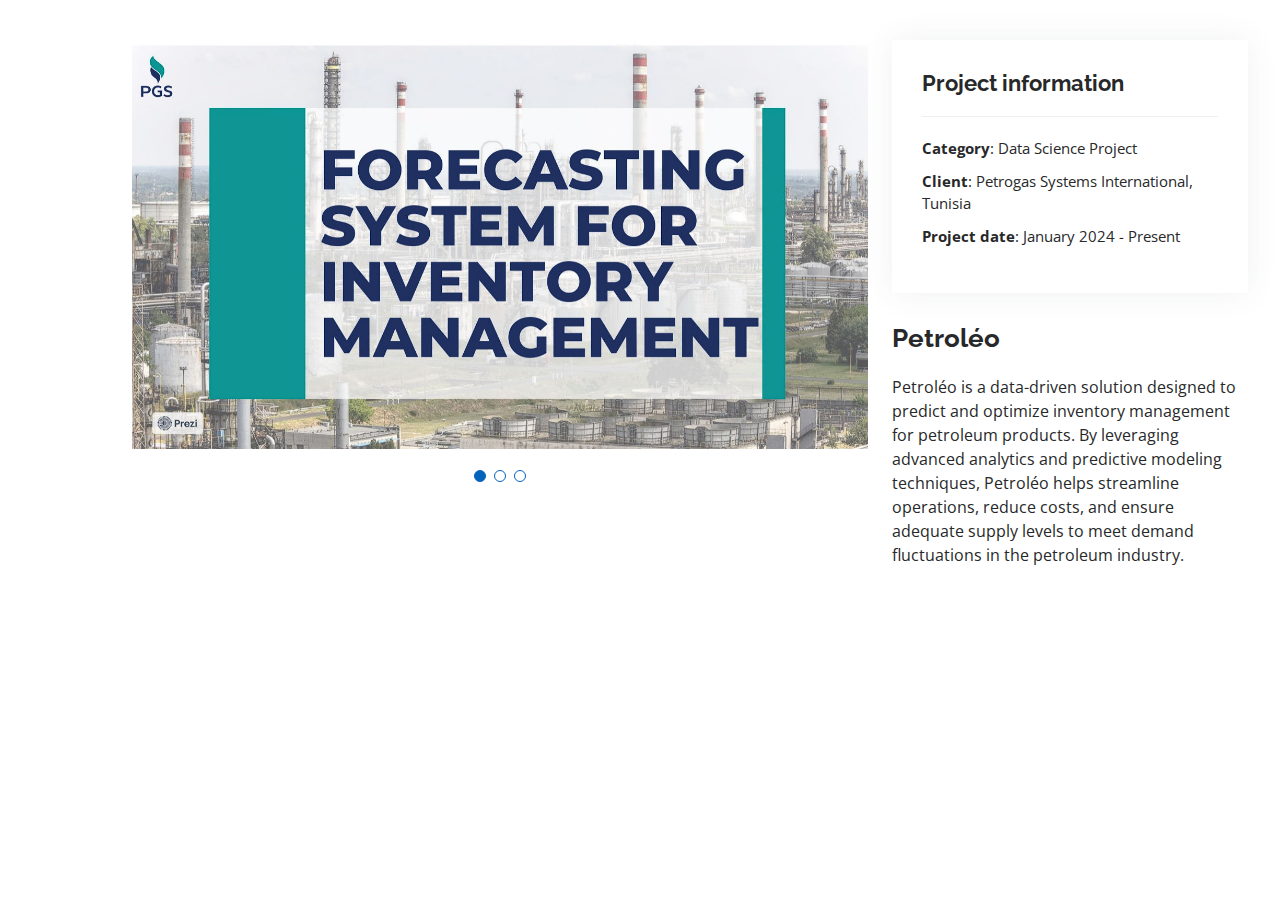
<file: portfolio-details.html>
<!DOCTYPE html>
<html lang="en">

<head>
  <meta charset="utf-8">
  <meta content="width=device-width, initial-scale=1.0" name="viewport">

  <title>Portfolio Details - Personal Bootstrap Template</title>
  <meta content="" name="description">
  <meta content="" name="keywords">

  <!-- Favicons -->
  <link href="assets/img/favicon.png" rel="icon">
  <link href="assets/img/apple-touch-icon.png" rel="apple-touch-icon">

  <!-- Google Fonts -->
  <link href="https://fonts.googleapis.com/css?family=Open+Sans:300,300i,400,400i,600,600i,700,700i|Raleway:300,300i,400,400i,500,500i,600,600i,700,700i|Poppins:300,300i,400,400i,500,500i,600,600i,700,700i" rel="stylesheet">

  <!-- Vendor CSS Files -->
  <link href="assets/vendor/aos/aos.css" rel="stylesheet">
  <link href="assets/vendor/bootstrap/css/bootstrap.min.css" rel="stylesheet">
  <link href="assets/vendor/bootstrap-icons/bootstrap-icons.css" rel="stylesheet">
  <link href="assets/vendor/boxicons/css/boxicons.min.css" rel="stylesheet">
  <link href="assets/vendor/glightbox/css/glightbox.min.css" rel="stylesheet">
  <link href="assets/vendor/swiper/swiper-bundle.min.css" rel="stylesheet">

  <!-- Template Main CSS File -->
  <link href="assets/css/style.css" rel="stylesheet">

  <!-- =======================================================
  * Template Name: MyResume
  * Template URL: https://bootstrapmade.com/free-html-bootstrap-template-my-resume/
  * Updated: Mar 17 2024 with Bootstrap v5.3.3
  * Author: BootstrapMade.com
  * License: https://bootstrapmade.com/license/
  ======================================================== -->
</head>

<body>

  <main id="main">

    <!-- ======= Portfolio Details Section ======= -->
    <section id="portfolio-details" class="portfolio-details">
      <div class="container">

        <div class="row gy-4">

          <div class="col-lg-8">
            <div class="portfolio-details-slider swiper">
              <div class="swiper-wrapper align-items-center">

                <div class="swiper-slide">
                  <img src="assets/img/portfolio/portfolio-details-1.jpg" alt="">
                </div>

                <div class="swiper-slide">
                  <img src="assets/img/portfolio/portfolio-details-2.jpg" alt="">
                </div>

                <div class="swiper-slide">
                  <img src="assets/img/portfolio/portfolio-details-3.jpg" alt="">
                </div>

              </div>
              <div class="swiper-pagination"></div>
            </div>
          </div>

          <div class="col-lg-4">
            <div class="portfolio-info">
              <h3>Project information</h3>
              <ul>
                <li><strong>Category</strong>: Data Science Project</li>
                <li><strong>Client</strong>: Petrogas Systems International, Tunisia</li>
                <li><strong>Project date</strong>: January 2024 - Present</li>
                <!--<li><strong>Project URL</strong>: <a href="#">www.P.com</a></li> -->
              </ul>
            </div>
            <div class="portfolio-description">
              <h2>Petroléo</h2>
              <p>
                Petroléo is a data-driven solution designed to predict and optimize inventory management for petroleum products. By leveraging advanced analytics and predictive modeling techniques, Petroléo helps streamline operations, reduce costs, and ensure adequate supply levels to meet demand fluctuations in the petroleum industry.               </p>
            </div>
          </div>

        </div>

      </div>
    </section><!-- End Portfolio Details Section -->

  </main><!-- End #main -->

  <div id="preloader"></div>
  <a href="#" class="back-to-top d-flex align-items-center justify-content-center"><i class="bi bi-arrow-up-short"></i></a>

  <!-- Vendor JS Files -->
  <script src="assets/vendor/purecounter/purecounter_vanilla.js"></script>
  <script src="assets/vendor/aos/aos.js"></script>
  <script src="assets/vendor/bootstrap/js/bootstrap.bundle.min.js"></script>
  <script src="assets/vendor/glightbox/js/glightbox.min.js"></script>
  <script src="assets/vendor/isotope-layout/isotope.pkgd.min.js"></script>
  <script src="assets/vendor/swiper/swiper-bundle.min.js"></script>
  <script src="assets/vendor/typed.js/typed.umd.js"></script>
  <script src="assets/vendor/waypoints/noframework.waypoints.js"></script>
  <script src="assets/vendor/php-email-form/validate.js"></script>

  <!-- Template Main JS File -->
  <script src="assets/js/main.js"></script>

</body>

</html>
</file>
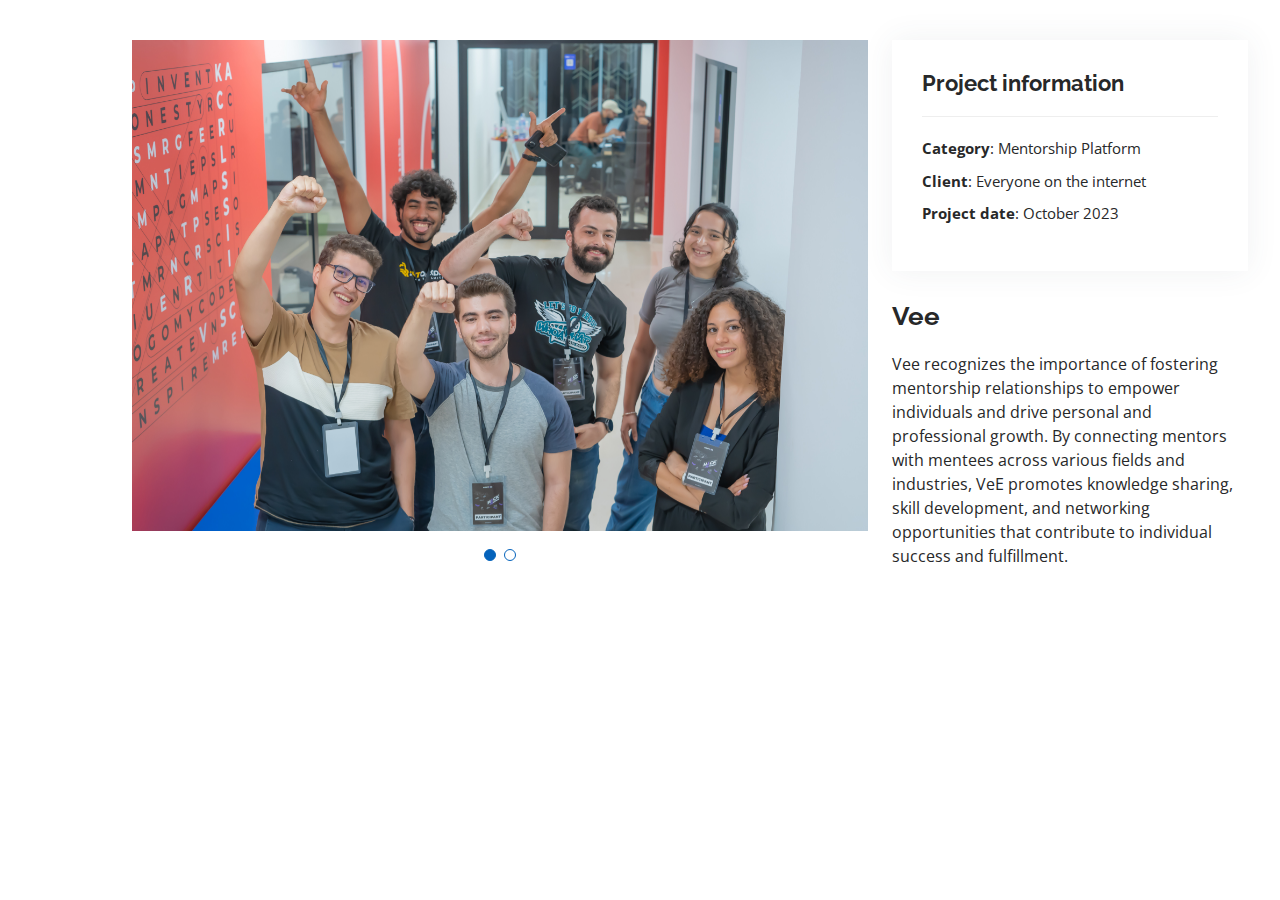
<file: portfolio-gomycode.html>
<!DOCTYPE html>
<html lang="en">

<head>
  <meta charset="utf-8">
  <meta content="width=device-width, initial-scale=1.0" name="viewport">

  <title>Portfolio Details - Personal Bootstrap Template</title>
  <meta content="" name="description">
  <meta content="" name="keywords">

  <!-- Favicons -->
  <link href="assets/img/favicon.png" rel="icon">
  <link href="assets/img/apple-touch-icon.png" rel="apple-touch-icon">

  <!-- Google Fonts -->
  <link href="https://fonts.googleapis.com/css?family=Open+Sans:300,300i,400,400i,600,600i,700,700i|Raleway:300,300i,400,400i,500,500i,600,600i,700,700i|Poppins:300,300i,400,400i,500,500i,600,600i,700,700i" rel="stylesheet">

  <!-- Vendor CSS Files -->
  <link href="assets/vendor/aos/aos.css" rel="stylesheet">
  <link href="assets/vendor/bootstrap/css/bootstrap.min.css" rel="stylesheet">
  <link href="assets/vendor/bootstrap-icons/bootstrap-icons.css" rel="stylesheet">
  <link href="assets/vendor/boxicons/css/boxicons.min.css" rel="stylesheet">
  <link href="assets/vendor/glightbox/css/glightbox.min.css" rel="stylesheet">
  <link href="assets/vendor/swiper/swiper-bundle.min.css" rel="stylesheet">

  <!-- Template Main CSS File -->
  <link href="assets/css/style.css" rel="stylesheet">

  <!-- =======================================================
  * Template Name: MyResume
  * Template URL: https://bootstrapmade.com/free-html-bootstrap-template-my-resume/
  * Updated: Mar 17 2024 with Bootstrap v5.3.3
  * Author: BootstrapMade.com
  * License: https://bootstrapmade.com/license/
  ======================================================== -->
</head>

<body>

  <main id="main">

    <!-- ======= Portfolio Details Section ======= -->
    <section id="portfolio-details" class="portfolio-details">
      <div class="container">

        <div class="row gy-4">

          <div class="col-lg-8">
            <div class="portfolio-details-slider swiper">
              <div class="swiper-wrapper align-items-center">
                <div class="swiper-slide">
                  <img src="assets/img/portfolio/hack_team.jpg" alt="">
                </div>

                <div class="swiper-slide">
                  <img src="assets/img/portfolio/hte1.png" alt="">
                </div>
              </div>
              <div class="swiper-pagination"></div>
            </div>
          </div>

          <div class="col-lg-4">
            <div class="portfolio-info">
              <h3>Project information</h3>
              <ul>
                <li><strong>Category</strong>: Mentorship Platform</li>
                <li><strong>Client</strong>: Everyone on the internet</li>
                <li><strong>Project date</strong>: October 2023</li>
                <!--<li><strong>Project URL</strong>: <a href="#">www.P.com</a></li> -->
              </ul>
            </div>
            <div class="portfolio-description">
              <h2>Vee</h2>
              <p>
                Vee recognizes the importance of fostering mentorship relationships to empower individuals and drive personal and professional growth. By connecting mentors with mentees across various fields and industries, VeE promotes knowledge sharing, skill development, and networking opportunities that contribute to individual success and fulfillment.

              </div>
          </div>

        </div>

      </div>
    </section><!-- End Portfolio Details Section -->

  </main><!-- End #main -->

  <div id="preloader"></div>
  <a href="#" class="back-to-top d-flex align-items-center justify-content-center"><i class="bi bi-arrow-up-short"></i></a>

  <!-- Vendor JS Files -->
  <script src="assets/vendor/purecounter/purecounter_vanilla.js"></script>
  <script src="assets/vendor/aos/aos.js"></script>
  <script src="assets/vendor/bootstrap/js/bootstrap.bundle.min.js"></script>
  <script src="assets/vendor/glightbox/js/glightbox.min.js"></script>
  <script src="assets/vendor/isotope-layout/isotope.pkgd.min.js"></script>
  <script src="assets/vendor/swiper/swiper-bundle.min.js"></script>
  <script src="assets/vendor/typed.js/typed.umd.js"></script>
  <script src="assets/vendor/waypoints/noframework.waypoints.js"></script>
  <script src="assets/vendor/php-email-form/validate.js"></script>

  <!-- Template Main JS File -->
  <script src="assets/js/main.js"></script>

</body>

</html>
</file>
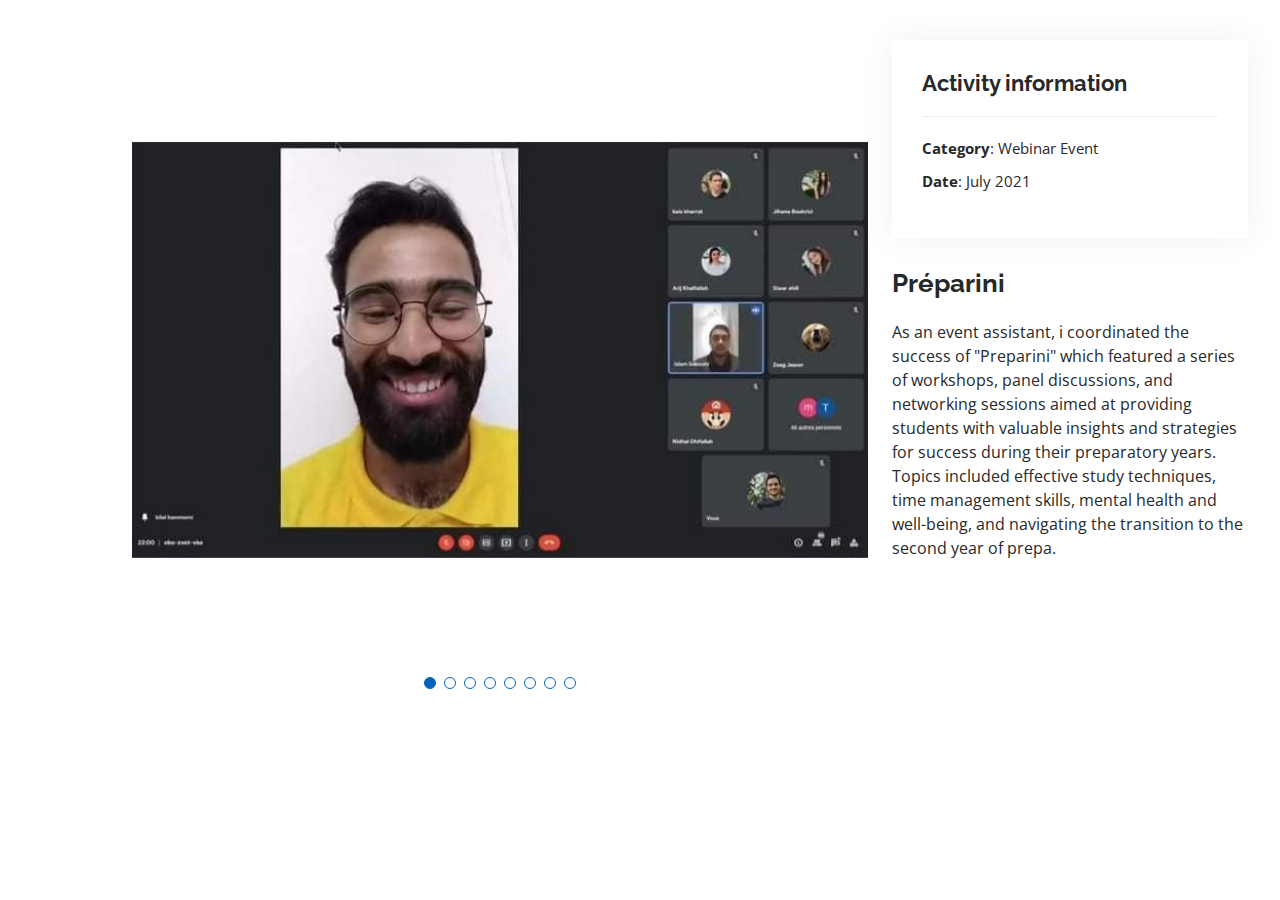
<file: portfolio-prepa.html>
<!DOCTYPE html>
<html lang="en">

<head>
  <meta charset="utf-8">
  <meta content="width=device-width, initial-scale=1.0" name="viewport">

  <title>Portfolio Details - Personal Bootstrap Template</title>
  <meta content="" name="description">
  <meta content="" name="keywords">

  <!-- Favicons -->
  <link href="assets/img/favicon.png" rel="icon">
  <link href="assets/img/apple-touch-icon.png" rel="apple-touch-icon">

  <!-- Google Fonts -->
  <link href="https://fonts.googleapis.com/css?family=Open+Sans:300,300i,400,400i,600,600i,700,700i|Raleway:300,300i,400,400i,500,500i,600,600i,700,700i|Poppins:300,300i,400,400i,500,500i,600,600i,700,700i" rel="stylesheet">

  <!-- Vendor CSS Files -->
  <link href="assets/vendor/aos/aos.css" rel="stylesheet">
  <link href="assets/vendor/bootstrap/css/bootstrap.min.css" rel="stylesheet">
  <link href="assets/vendor/bootstrap-icons/bootstrap-icons.css" rel="stylesheet">
  <link href="assets/vendor/boxicons/css/boxicons.min.css" rel="stylesheet">
  <link href="assets/vendor/glightbox/css/glightbox.min.css" rel="stylesheet">
  <link href="assets/vendor/swiper/swiper-bundle.min.css" rel="stylesheet">

  <!-- Template Main CSS File -->
  <link href="assets/css/style.css" rel="stylesheet">

  <!-- =======================================================
  * Template Name: MyResume
  * Template URL: https://bootstrapmade.com/free-html-bootstrap-template-my-resume/
  * Updated: Mar 17 2024 with Bootstrap v5.3.3
  * Author: BootstrapMade.com
  * License: https://bootstrapmade.com/license/
  ======================================================== -->
</head>

<body>

  <main id="main">

    <!-- ======= Portfolio Details Section ======= -->
    <section id="portfolio-details" class="portfolio-details">
      <div class="container">

        <div class="row gy-4">

          <div class="col-lg-8">
            <div class="portfolio-details-slider swiper">
              <div class="swiper-wrapper align-items-center">

                <div class="swiper-slide">
                  <img src="assets/img/portfolio/first.jpg" alt="">
                </div>
                <div class="swiper-slide">
                  <img src="assets/img/portfolio/second.jpg" alt="">
                </div>
                <div class="swiper-slide">
                  <img src="assets/img/portfolio/third.jpg" alt="">
                </div>
                <div class="swiper-slide">
                  <img src="assets/img/portfolio/fourth.jpg" alt="">
                </div>
                <div class="swiper-slide">
                  <img src="assets/img/portfolio/fifth.jpg" alt="">
                </div>

                <div class="swiper-slide">
                  <img src="assets/img/portfolio/sixth.jpg" alt="">
                </div>

                <div class="swiper-slide">
                  <img src="assets/img/portfolio/seventh.jpg" alt="">
                </div>

                <div class="swiper-slide">
                  <img src="assets/img/portfolio/10th.jpg" alt="">
                </div>

              </div>
              <div class="swiper-pagination"></div>
            </div>
          </div>

          <div class="col-lg-4">
            <div class="portfolio-info">
              <h3>Activity information</h3>
              <ul>
                <li><strong>Category</strong>: Webinar Event </li>
                <li><strong>Date</strong>: July 2021</li>
                <!--<li><strong>Project URL</strong>: <a href="#">www.P.com</a></li> -->
              </ul>
            </div>
            <div class="portfolio-description">
              <h2>Préparini </h2>
              <p>
                As an event assistant, i coordinated the success of "Preparini" which featured a series of workshops, panel discussions, and networking sessions aimed at providing students with valuable insights and strategies for success during their preparatory years. Topics included effective study techniques, time management skills, mental health and well-being, and navigating the transition to the second year of prepa.

              </p>            
             </div>
          </div>

        </div>

      </div>
    </section><!-- End Portfolio Details Section -->

  </main><!-- End #main -->

  <div id="preloader"></div>
  <a href="#" class="back-to-top d-flex align-items-center justify-content-center"><i class="bi bi-arrow-up-short"></i></a>

  <!-- Vendor JS Files -->
  <script src="assets/vendor/purecounter/purecounter_vanilla.js"></script>
  <script src="assets/vendor/aos/aos.js"></script>
  <script src="assets/vendor/bootstrap/js/bootstrap.bundle.min.js"></script>
  <script src="assets/vendor/glightbox/js/glightbox.min.js"></script>
  <script src="assets/vendor/isotope-layout/isotope.pkgd.min.js"></script>
  <script src="assets/vendor/swiper/swiper-bundle.min.js"></script>
  <script src="assets/vendor/typed.js/typed.umd.js"></script>
  <script src="assets/vendor/waypoints/noframework.waypoints.js"></script>
  <script src="assets/vendor/php-email-form/validate.js"></script>

  <!-- Template Main JS File -->
  <script src="assets/js/main.js"></script>

</body>

</html>
</file>
<file: assets/css/style.css>
/*--------------------------------------------------------------
# General
--------------------------------------------------------------*/
body {
  font-family: "Open Sans", sans-serif;
  color: #272829;
}

a {
  color: #0563bb;
  text-decoration: none;
}

a:hover {
  color: #067ded;
  text-decoration: none;
}

h1,
h2,
h3,
h4,
h5,
h6 {
  font-family: "Raleway", sans-serif;
}

/*--------------------------------------------------------------
# Back to top button
--------------------------------------------------------------*/
.back-to-top {
  position: fixed;
  visibility: hidden;
  opacity: 0;
  right: 15px;
  bottom: 15px;
  z-index: 996;
  background: #0563bb;
  width: 40px;
  height: 40px;
  border-radius: 50px;
  transition: all 0.4s;
}

.back-to-top i {
  font-size: 28px;
  color: #fff;
  line-height: 0;
}

.back-to-top:hover {
  background: #0678e3;
  color: #fff;
}

.back-to-top.active {
  visibility: visible;
  opacity: 1;
}

/*--------------------------------------------------------------
# Preloader
--------------------------------------------------------------*/
#preloader {
  position: fixed;
  top: 0;
  left: 0;
  right: 0;
  bottom: 0;
  z-index: 9999;
  overflow: hidden;
  background: #fff;
}

#preloader:before {
  content: "";
  position: fixed;
  top: calc(50% - 30px);
  left: calc(50% - 30px);
  border: 6px solid #0563bb;
  border-top-color: #fff;
  border-bottom-color: #fff;
  border-radius: 50%;
  width: 60px;
  height: 60px;
  animation: animate-preloader 1s linear infinite;
}

@keyframes animate-preloader {
  0% {
    transform: rotate(0deg);
  }

  100% {
    transform: rotate(360deg);
  }
}

/*--------------------------------------------------------------
# Disable aos animation delay on mobile devices
--------------------------------------------------------------*/
@media screen and (max-width: 768px) {
  [data-aos-delay] {
    transition-delay: 0 !important;
  }
}

/*--------------------------------------------------------------
# Header
--------------------------------------------------------------*/
#header {
  position: fixed;
  top: 0;
  left: 0;
  bottom: 0;
  z-index: 9997;
  transition: all 0.5s;
  padding: 15px;
  overflow-y: auto;
}

@media (max-width: 991px) {
  #header {
    width: 300px;
    background: #fff;
    border-right: 1px solid #e6e9ec;
    left: -300px;
  }
}

@media (min-width: 991px) {
  #main {
    margin-left: 100px;
  }
}

/*--------------------------------------------------------------
# Navigation Menu
--------------------------------------------------------------*/
/**
* Desktop Navigation 
*/
.nav-menu {
  padding: 0;
  display: block;
}

.nav-menu * {
  margin: 0;
  padding: 0;
  list-style: none;
}

.nav-menu>ul>li {
  position: relative;
  white-space: nowrap;
}

.nav-menu a,
.nav-menu a:focus {
  display: flex;
  align-items: center;
  color: #45505b;
  padding: 10px 18px;
  margin-bottom: 8px;
  transition: 0.3s;
  font-size: 15px;
  border-radius: 50px;
  background: #f2f3f5;
  height: 56px;
  width: 100%;
  overflow: hidden;
  transition: 0.3s;
}

.nav-menu a i,
.nav-menu a:focus i {
  font-size: 20px;
}

.nav-menu a span,
.nav-menu a:focus span {
  padding: 0 5px 0 7px;
  color: #45505b;
}

@media (min-width: 992px) {

  .nav-menu a,
  .nav-menu a:focus {
    width: 56px;
  }

  .nav-menu a span,
  .nav-menu a:focus span {
    display: none;
    color: #fff;
  }
}

.nav-menu a:hover,
.nav-menu .active,
.nav-menu .active:focus,
.nav-menu li:hover>a {
  color: #fff;
  background: #0563bb;
}

.nav-menu a:hover span,
.nav-menu .active span,
.nav-menu .active:focus span,
.nav-menu li:hover>a span {
  color: #fff;
}

.nav-menu a:hover,
.nav-menu li:hover>a {
  width: 100%;
  color: #fff;
}

.nav-menu a:hover span,
.nav-menu li:hover>a span {
  display: block;
}

/**
* Mobile Navigation 
*/
.mobile-nav-toggle {
  position: fixed;
  right: 10px;
  top: 10px;
  z-index: 9998;
  border: 0;
  background: none;
  font-size: 28px;
  transition: all 0.4s;
  outline: none !important;
  line-height: 0;
  cursor: pointer;
  border-radius: 50px;
  padding: 5px;
}

.mobile-nav-toggle i {
  color: #45505b;
}

.mobile-nav-active {
  overflow: hidden;
}

.mobile-nav-active #header {
  left: 0;
}

.mobile-nav-active .mobile-nav-toggle {
  color: #fff;
  background-color: #0563bb;
}

/*--------------------------------------------------------------
# Hero Section
--------------------------------------------------------------*/
#hero {
  width: 100%;
  height: 100vh;
  background: url("../img/hero-bg.jpg") top right no-repeat;
  background-size: cover;
  position: relative;
}

@media (min-width: 992px) {
  #hero {
    padding-left: 160px;
  }
}

#hero:before {
  content: "";
  background: rgba(255, 255, 255, 0.8);
  position: absolute;
  bottom: 0;
  top: 0;
  left: 0;
  right: 0;
}

#hero h1 {
  margin: 0;
  font-size: 64px;
  font-weight: 700;
  line-height: 56px;
  color: #45505b;
}

#hero p {
  color: #45505b;
  margin: 15px 0 0 0;
  font-size: 26px;
  font-family: "Poppins", sans-serif;
}

#hero p span {
  color: #0563bb;
  letter-spacing: 1px;
}

#hero .social-links {
  margin-top: 30px;
}

#hero .social-links a {
  font-size: 24px;
  display: inline-block;
  color: #45505b;
  line-height: 1;
  margin-right: 20px;
  transition: 0.3s;
}

#hero .social-links a:hover {
  color: #0563bb;
}

@media (max-width: 992px) {
  #hero {
    text-align: center;
  }

  #hero h1 {
    font-size: 32px;
    line-height: 36px;
  }

  #hero p {
    margin-top: 10px;
    font-size: 20px;
    line-height: 24px;
  }
}

/*--------------------------------------------------------------
# Sections General
--------------------------------------------------------------*/
section {
  padding: 60px 0;
  overflow: hidden;
}

.section-title {
  text-align: center;
  padding-bottom: 30px;
}

.section-title h2 {
  font-size: 32px;
  font-weight: bold;
  text-transform: uppercase;
  margin-bottom: 20px;
  padding-bottom: 20px;
  position: relative;
  color: #45505b;
}

.section-title h2::before {
  content: "";
  position: absolute;
  display: block;
  width: 120px;
  height: 1px;
  background: #ddd;
  bottom: 1px;
  left: calc(50% - 60px);
}

.section-title h2::after {
  content: "";
  position: absolute;
  display: block;
  width: 40px;
  height: 3px;
  background: #0563bb;
  bottom: 0;
  left: calc(50% - 20px);
}

.section-title p {
  margin-bottom: 0;
}

/*--------------------------------------------------------------
# About
--------------------------------------------------------------*/
.about .content h3 {
  font-weight: 700;
  font-size: 26px;
  color: #728394;
}

.about .content ul {
  list-style: none;
  padding: 0;
}

.about .content ul li {
  margin-bottom: 20px;
  display: flex;
  align-items: center;
}

.about .content ul strong {
  margin-right: 10px;
}

.about .content ul i {
  font-size: 16px;
  margin-right: 5px;
  color: #0563bb;
  line-height: 0;
}

.about .content p:last-child {
  margin-bottom: 0;
}

/*--------------------------------------------------------------
# Facts
--------------------------------------------------------------*/
.facts .count-box {
  padding: 30px 30px 25px 30px;
  margin-top: 30px;
  width: 100%;
  position: relative;
  text-align: center;
  background: #fff;
}

.facts .count-box i {
  position: absolute;
  top: -25px;
  left: 50%;
  transform: translateX(-50%);
  font-size: 24px;
  background: #0563bb;
  color: #fff;
  border-radius: 50px;
  display: inline-flex;
  align-items: center;
  justify-content: center;
  width: 48px;
  height: 48px;
}

.facts .count-box span {
  font-size: 36px;
  display: block;
  font-weight: 600;
  color: #011426;
}

.facts .count-box p {
  padding: 0;
  margin: 0;
  font-family: "Raleway", sans-serif;
  font-size: 14px;
}

/*--------------------------------------------------------------
# Akills
--------------------------------------------------------------*/
.skills .progress {
  height: 60px;
  display: block;
  background: none;
  border-radius: 0;
}

.skills .progress .skill {
  padding: 10px 0;
  margin: 0;
  text-transform: uppercase;
  display: block;
  font-weight: 600;
  font-family: "Poppins", sans-serif;
  color: #45505b;
}

.skills .progress .skill .val {
  float: right;
  font-style: normal;
}

.skills .progress-bar-wrap {
  background: #f2f3f5;
}

.skills .progress-bar {
  width: 1px;
  height: 10px;
  transition: 0.9s;
  background-color: #0563bb;
}

/*--------------------------------------------------------------
# Resume
--------------------------------------------------------------*/
.resume .resume-title {
  font-size: 26px;
  font-weight: 700;
  margin-top: 20px;
  margin-bottom: 20px;
  color: #45505b;
}

.resume .resume-item {
  padding: 0 0 20px 20px;
  margin-top: -2px;
  border-left: 2px solid #0563bb;
  position: relative;
}

.resume .resume-item h4 {
  line-height: 18px;
  font-size: 18px;
  font-weight: 600;
  text-transform: uppercase;
  font-family: "Poppins", sans-serif;
  color: #0563bb;
  margin-bottom: 10px;
}

.resume .resume-item h5 {
  font-size: 16px;
  background: #f7f8f9;
  padding: 5px 15px;
  display: inline-block;
  font-weight: 600;
  margin-bottom: 10px;
}

.resume .resume-item ul {
  padding-left: 20px;
}

.resume .resume-item ul li {
  padding-bottom: 10px;
}

.resume .resume-item:last-child {
  padding-bottom: 0;
}

.resume .resume-item::before {
  content: "";
  position: absolute;
  width: 16px;
  height: 16px;
  border-radius: 50px;
  left: -9px;
  top: 0;
  background: #fff;
  border: 2px solid #0563bb;
}

/*--------------------------------------------------------------
# Portfolio
--------------------------------------------------------------*/
.portfolio .portfolio-item {
  margin-bottom: 30px;
}

.portfolio #portfolio-flters {
  padding: 0;
  margin: 0 auto 25px auto;
  list-style: none;
  text-align: center;
  background: #fff;
  border-radius: 50px;
  padding: 2px 15px;
}

.portfolio #portfolio-flters li {
  cursor: pointer;
  display: inline-block;
  padding: 10px 15px;
  font-size: 14px;
  font-weight: 600;
  line-height: 1;
  text-transform: uppercase;
  color: #272829;
  margin-bottom: 5px;
  transition: all 0.3s ease-in-out;
}

.portfolio #portfolio-flters li:hover,
.portfolio #portfolio-flters li.filter-active {
  color: #0563bb;
}

.portfolio #portfolio-flters li:last-child {
  margin-right: 0;
}

.portfolio .portfolio-wrap {
  transition: 0.3s;
  position: relative;
  overflow: hidden;
  z-index: 1;
  background: rgba(69, 80, 91, 0.8);
}

.portfolio .portfolio-wrap::before {
  content: "";
  background: rgba(255, 255, 255, 0.7);
  position: absolute;
  left: 30px;
  right: 30px;
  top: 30px;
  bottom: 30px;
  transition: all ease-in-out 0.3s;
  z-index: 2;
  opacity: 0;
}

.portfolio .portfolio-wrap .portfolio-info {
  opacity: 0;
  position: absolute;
  top: 0;
  left: 0;
  right: 0;
  bottom: 0;
  text-align: center;
  z-index: 3;
  transition: all ease-in-out 0.3s;
  display: flex;
  flex-direction: column;
  justify-content: center;
  align-items: center;
}

.portfolio .portfolio-wrap .portfolio-info::before {
  display: block;
  content: "";
  width: 48px;
  height: 48px;
  position: absolute;
  top: 35px;
  left: 35px;
  border-top: 3px solid #d7dce1;
  border-left: 3px solid #d7dce1;
  transition: all 0.5s ease 0s;
  z-index: 9994;
}

.portfolio .portfolio-wrap .portfolio-info::after {
  display: block;
  content: "";
  width: 48px;
  height: 48px;
  position: absolute;
  bottom: 35px;
  right: 35px;
  border-bottom: 3px solid #d7dce1;
  border-right: 3px solid #d7dce1;
  transition: all 0.5s ease 0s;
  z-index: 9994;
}

.portfolio .portfolio-wrap .portfolio-info h4 {
  font-size: 20px;
  color: #45505b;
  font-weight: 600;
}

.portfolio .portfolio-wrap .portfolio-info p {
  color: #45505b;
  font-size: 14px;
  text-transform: uppercase;
  padding: 0;
  margin: 0;
}

.portfolio .portfolio-wrap .portfolio-links {
  text-align: center;
  z-index: 4;
}

.portfolio .portfolio-wrap .portfolio-links a {
  color: #45505b;
  margin: 0 2px;
  font-size: 28px;
  display: inline-block;
  transition: 0.3s;
}

.portfolio .portfolio-wrap .portfolio-links a:hover {
  color: #148af9;
}

.portfolio .portfolio-wrap:hover::before {
  top: 0;
  left: 0;
  right: 0;
  bottom: 0;
  opacity: 1;
}

.portfolio .portfolio-wrap:hover .portfolio-info {
  opacity: 1;
}

.portfolio .portfolio-wrap:hover .portfolio-info::before {
  top: 15px;
  left: 15px;
}

.portfolio .portfolio-wrap:hover .portfolio-info::after {
  bottom: 15px;
  right: 15px;
}

/*--------------------------------------------------------------
# Portfolio Details
--------------------------------------------------------------*/
.portfolio-details {
  padding-top: 40px;
}

.portfolio-details .portfolio-details-slider img {
  width: 100%;
}

.portfolio-details .portfolio-details-slider .swiper-pagination {
  margin-top: 20px;
  position: relative;
}

.portfolio-details .portfolio-details-slider .swiper-pagination .swiper-pagination-bullet {
  width: 12px;
  height: 12px;
  background-color: #fff;
  opacity: 1;
  border: 1px solid #0563bb;
}

.portfolio-details .portfolio-details-slider .swiper-pagination .swiper-pagination-bullet-active {
  background-color: #0563bb;
}

.portfolio-details .portfolio-info {
  padding: 30px;
  box-shadow: 0px 0 30px rgba(69, 80, 91, 0.08);
}

.portfolio-details .portfolio-info h3 {
  font-size: 22px;
  font-weight: 700;
  margin-bottom: 20px;
  padding-bottom: 20px;
  border-bottom: 1px solid #eee;
}

.portfolio-details .portfolio-info ul {
  list-style: none;
  padding: 0;
  font-size: 15px;
}

.portfolio-details .portfolio-info ul li+li {
  margin-top: 10px;
}

.portfolio-details .portfolio-description {
  padding-top: 30px;
}

.portfolio-details .portfolio-description h2 {
  font-size: 26px;
  font-weight: 700;
  margin-bottom: 20px;
}

.portfolio-details .portfolio-description p {
  padding: 0;
}

/*--------------------------------------------------------------
# Services
--------------------------------------------------------------*/
.services .icon-box {
  text-align: center;
  padding: 70px 20px 80px 20px;
  transition: all ease-in-out 0.3s;
  background: #fff;
  box-shadow: 0px 5px 90px 0px rgba(110, 123, 131, 0.05);
}

.services .icon-box .icon {
  margin: 0 auto;
  width: 100px;
  height: 100px;
  display: flex;
  align-items: center;
  justify-content: center;
  transition: ease-in-out 0.3s;
  position: relative;
}

.services .icon-box .icon i {
  font-size: 36px;
  transition: 0.5s;
  position: relative;
}

.services .icon-box .icon svg {
  position: absolute;
  top: 0;
  left: 0;
}

.services .icon-box .icon svg path {
  transition: 0.5s;
  fill: #f5f5f5;
}

.services .icon-box h4 {
  font-weight: 600;
  margin: 10px 0 15px 0;
  font-size: 22px;
}

.services .icon-box h4 a {
  color: #45505b;
  transition: ease-in-out 0.3s;
}

.services .icon-box p {
  line-height: 24px;
  font-size: 14px;
  margin-bottom: 0;
}

.services .icon-box:hover {
  border-color: #fff;
  box-shadow: 0px 0 35px 0 rgba(0, 0, 0, 0.08);
}

.services .iconbox-blue i {
  color: #47aeff;
}

.services .iconbox-blue:hover .icon i {
  color: #fff;
}

.services .iconbox-blue:hover .icon path {
  fill: #47aeff;
}

.services .iconbox-orange i {
  color: #ffa76e;
}

.services .iconbox-orange:hover .icon i {
  color: #fff;
}

.services .iconbox-orange:hover .icon path {
  fill: #ffa76e;
}

.services .iconbox-pink i {
  color: #e80368;
}

.services .iconbox-pink:hover .icon i {
  color: #fff;
}

.services .iconbox-pink:hover .icon path {
  fill: #e80368;
}

.services .iconbox-yellow i {
  color: #ffbb2c;
}

.services .iconbox-yellow:hover .icon i {
  color: #fff;
}

.services .iconbox-yellow:hover .icon path {
  fill: #ffbb2c;
}

.services .iconbox-red i {
  color: #ff5828;
}

.services .iconbox-red:hover .icon i {
  color: #fff;
}

.services .iconbox-red:hover .icon path {
  fill: #ff5828;
}

.services .iconbox-teal i {
  color: #11dbcf;
}

.services .iconbox-teal:hover .icon i {
  color: #fff;
}

.services .iconbox-teal:hover .icon path {
  fill: #11dbcf;
}

/*--------------------------------------------------------------
# Testimonials
--------------------------------------------------------------*/
.testimonials .section-header {
  margin-bottom: 40px;
}

.testimonials .testimonials-carousel,
.testimonials .testimonials-slider {
  overflow: hidden;
}

.testimonials .testimonial-item {
  text-align: center;
}

.testimonials .testimonial-item .testimonial-img {
  width: 120px;
  border-radius: 50%;
  border: 4px solid #fff;
  margin: 0 auto;
}

.testimonials .testimonial-item h3 {
  font-size: 20px;
  font-weight: bold;
  margin: 10px 0 5px 0;
  color: #111;
}

.testimonials .testimonial-item h4 {
  font-size: 14px;
  color: #999;
  margin: 0 0 15px 0;
}

.testimonials .testimonial-item .quote-icon-left,
.testimonials .testimonial-item .quote-icon-right {
  color: #90c8fc;
  font-size: 26px;
}

.testimonials .testimonial-item .quote-icon-left {
  display: inline-block;
  left: -5px;
  position: relative;
}

.testimonials .testimonial-item .quote-icon-right {
  display: inline-block;
  right: -5px;
  position: relative;
  top: 10px;
}

.testimonials .testimonial-item p {
  font-style: italic;
  margin: 0 auto 15px auto;
}

.testimonials .swiper-pagination {
  margin-top: 20px;
  position: relative;
}

.testimonials .swiper-pagination .swiper-pagination-bullet {
  width: 12px;
  height: 12px;
  background-color: #fff;
  opacity: 1;
  border: 1px solid #0563bb;
}

.testimonials .swiper-pagination .swiper-pagination-bullet-active {
  background-color: #0563bb;
}

@media (min-width: 992px) {
  .testimonials .testimonial-item p {
    width: 80%;
  }
}

/*--------------------------------------------------------------
# Contact
--------------------------------------------------------------*/
.contact .info {
  width: 100%;
  background: #fff;
}

.contact .info i {
  font-size: 20px;
  color: #0563bb;
  float: left;
  width: 44px;
  height: 44px;
  background: #eef7ff;
  display: flex;
  justify-content: center;
  align-items: center;
  border-radius: 50px;
  transition: all 0.3s ease-in-out;
}

.contact .info h4 {
  padding: 0 0 0 60px;
  font-size: 22px;
  font-weight: 600;
  margin-bottom: 5px;
  color: #45505b;
}

.contact .info p {
  padding: 0 0 0 60px;
  margin-bottom: 0;
  font-size: 14px;
  color: #728394;
}

.contact .info .email,
.contact .info .phone {
  margin-top: 40px;
}

.contact .info .email:hover i,
.contact .info .address:hover i,
.contact .info .phone:hover i {
  background: #0563bb;
  color: #fff;
}

.contact .php-email-form {
  width: 100%;
  background: #fff;
}

.contact .php-email-form .form-group {
  padding-bottom: 8px;
}

.contact .php-email-form .error-message {
  display: none;
  color: #fff;
  background: #ed3c0d;
  text-align: left;
  padding: 15px;
  font-weight: 600;
}

.contact .php-email-form .error-message br+br {
  margin-top: 25px;
}

.contact .php-email-form .sent-message {
  display: none;
  color: #fff;
  background: #18d26e;
  text-align: center;
  padding: 15px;
  font-weight: 600;
}

.contact .php-email-form .loading {
  display: none;
  background: #fff;
  text-align: center;
  padding: 15px;
}

.contact .php-email-form .loading:before {
  content: "";
  display: inline-block;
  border-radius: 50%;
  width: 24px;
  height: 24px;
  margin: 0 10px -6px 0;
  border: 3px solid #18d26e;
  border-top-color: #eee;
  animation: animate-loading 1s linear infinite;
}

.contact .php-email-form input,
.contact .php-email-form textarea {
  border-radius: 4px;
  box-shadow: none;
  font-size: 14px;
}

.contact .php-email-form input[type=text],
.contact .php-email-form input[type=email] {
  height: 44px;
}

.contact .php-email-form textarea {
  padding: 10px 12px;
}

.contact .php-email-form button[type=submit] {
  background: #0563bb;
  border: 0;
  padding: 10px 35px;
  color: #fff;
  transition: 0.4s;
  border-radius: 50px;
}

.contact .php-email-form button[type=submit]:hover {
  background: #0678e3;
}

@keyframes animate-loading {
  0% {
    transform: rotate(0deg);
  }

  100% {
    transform: rotate(360deg);
  }
}

/*--------------------------------------------------------------
# Footer
--------------------------------------------------------------*/
#footer {
  background: #f7f8f9;
  color: #45505b;
  font-size: 14px;
  text-align: center;
  padding: 30px 0;
}

#footer h3 {
  font-size: 36px;
  font-weight: 700;
  position: relative;
  font-family: "Poppins", sans-serif;
  padding: 0;
  margin: 0 0 15px 0;
}

#footer p {
  font-size: 15;
  font-style: italic;
  padding: 0;
  margin: 0 0 40px 0;
}

#footer .social-links {
  margin: 0 0 40px 0;
}

#footer .social-links a {
  font-size: 18px;
  display: inline-block;
  background: #0563bb;
  color: #fff;
  line-height: 1;
  padding: 8px 0;
  margin-right: 4px;
  border-radius: 50%;
  text-align: center;
  width: 36px;
  height: 36px;
  transition: 0.3s;
}

#footer .social-links a:hover {
  background: #0678e3;
  color: #fff;
  text-decoration: none;
}

#footer .copyright {
  margin: 0 0 5px 0;
}

#footer .credits {
  font-size: 13px;
}


/* Add styles for the card box */
.card-box {
  background-color: #f9f9f9;
  border: 1px solid #ddd;
  padding: 20px;
  margin-bottom: 20px;
  border-radius: 5px;
}

/* Add styles for the card content */
.card-content {
  text-align: center;
}

/* Add styles for the card title */
.card-title {
  font-size: 24px;
  margin-bottom: 10px;
}

/* Add styles for the card description */
.card-description {
  font-size: 16px;
  color: #333;
  margin-bottom: 0;
}
</file>
